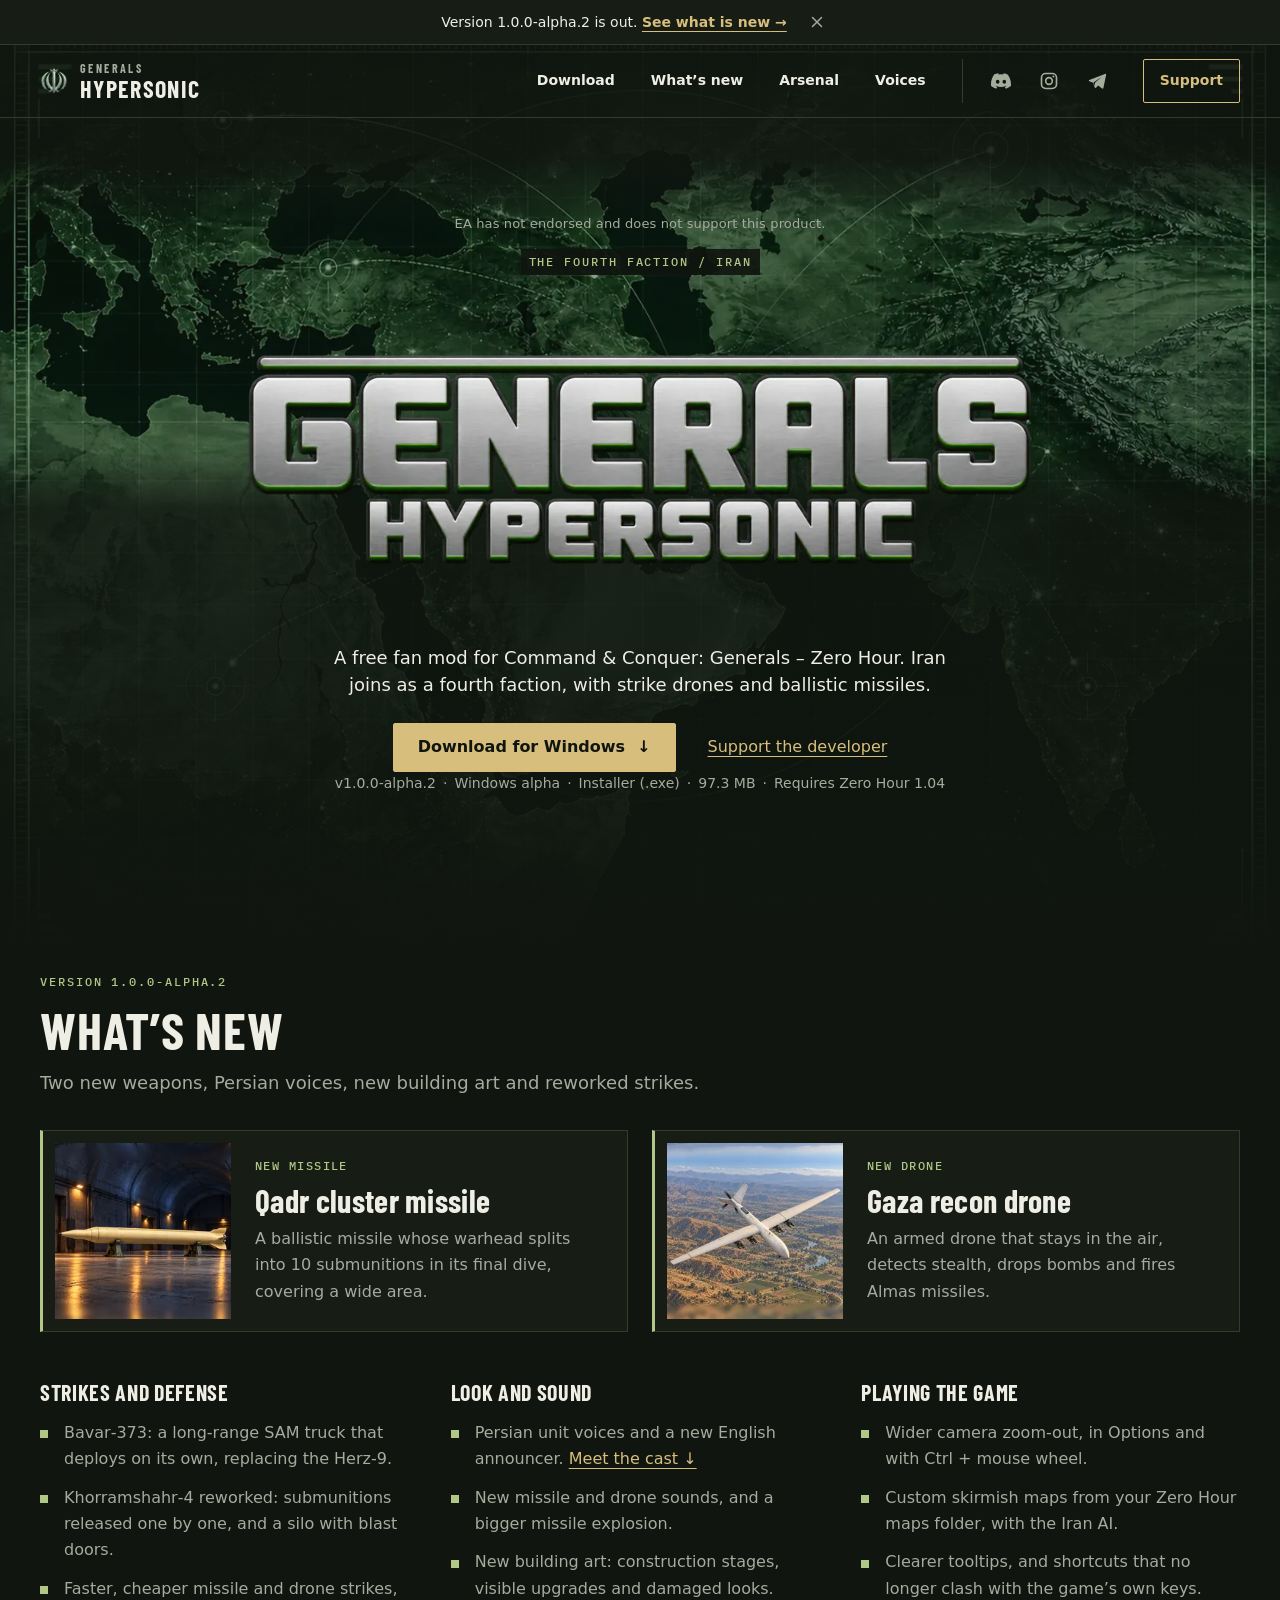
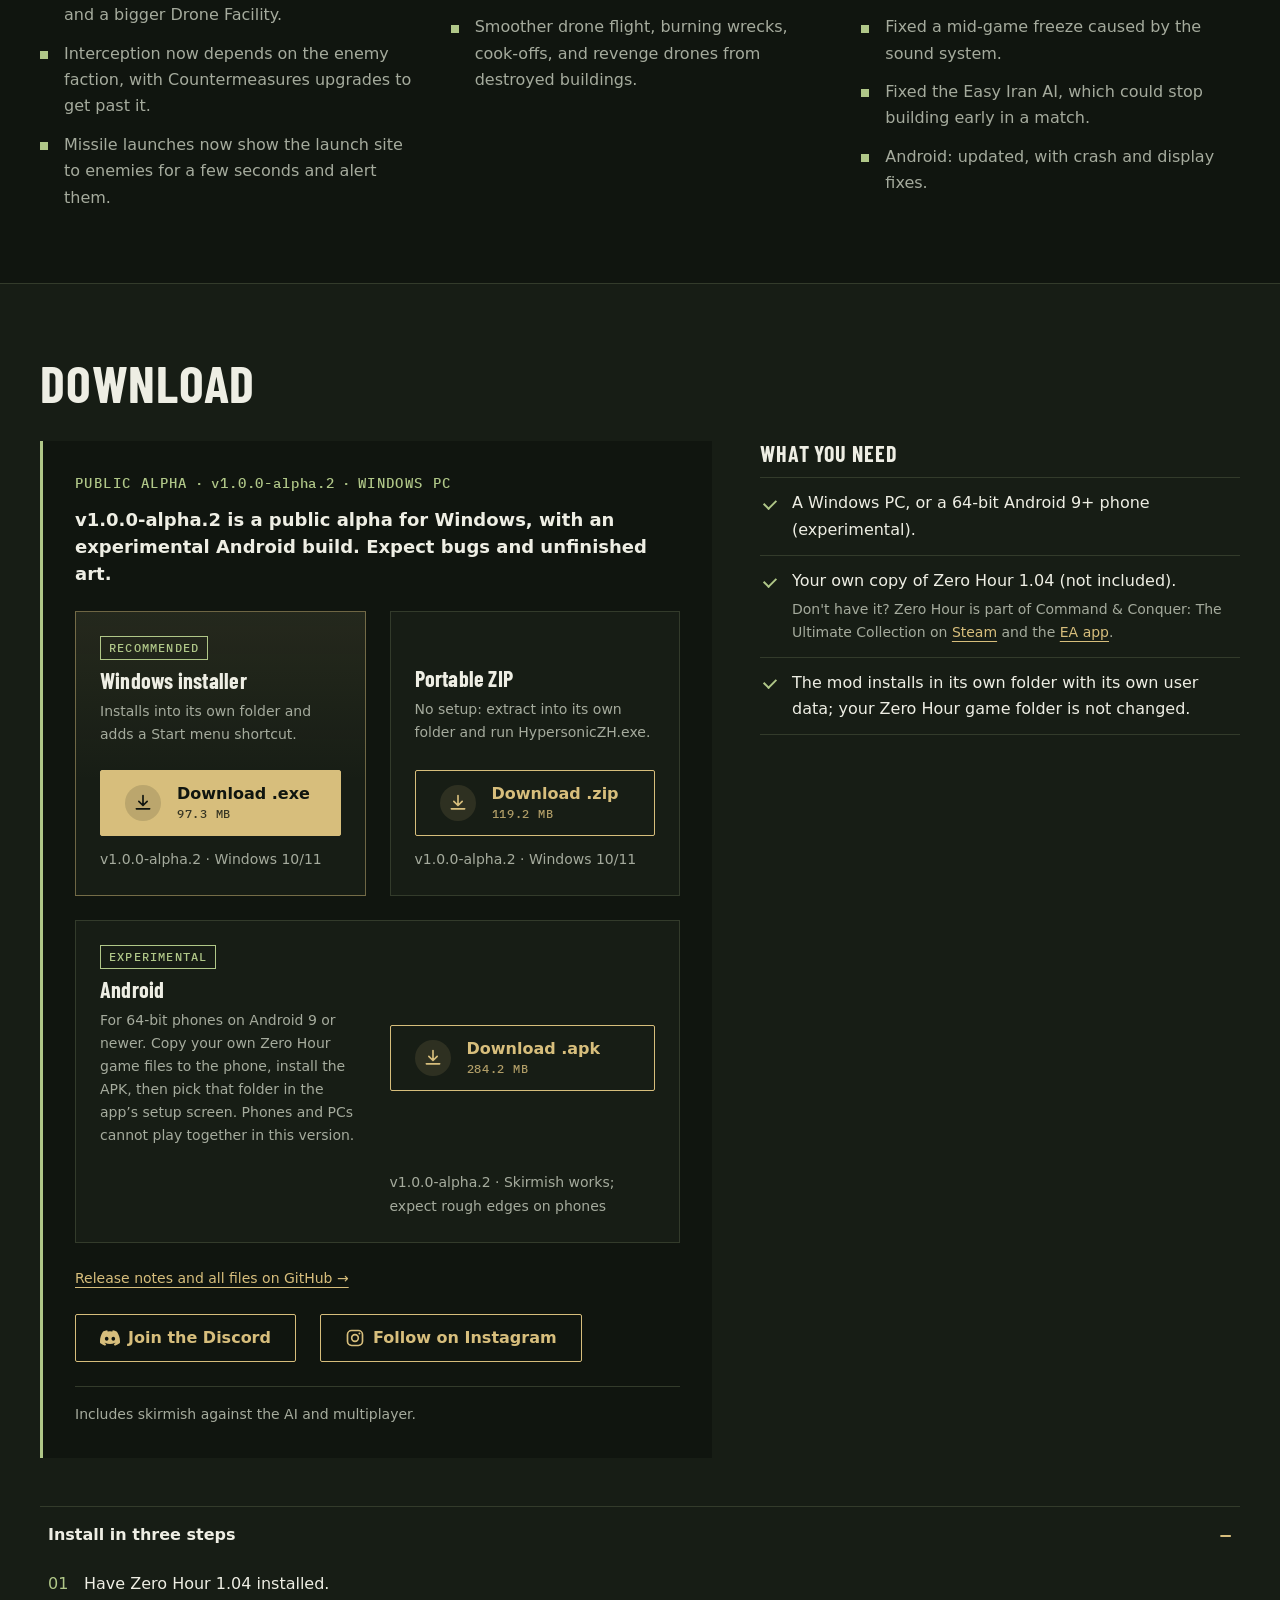
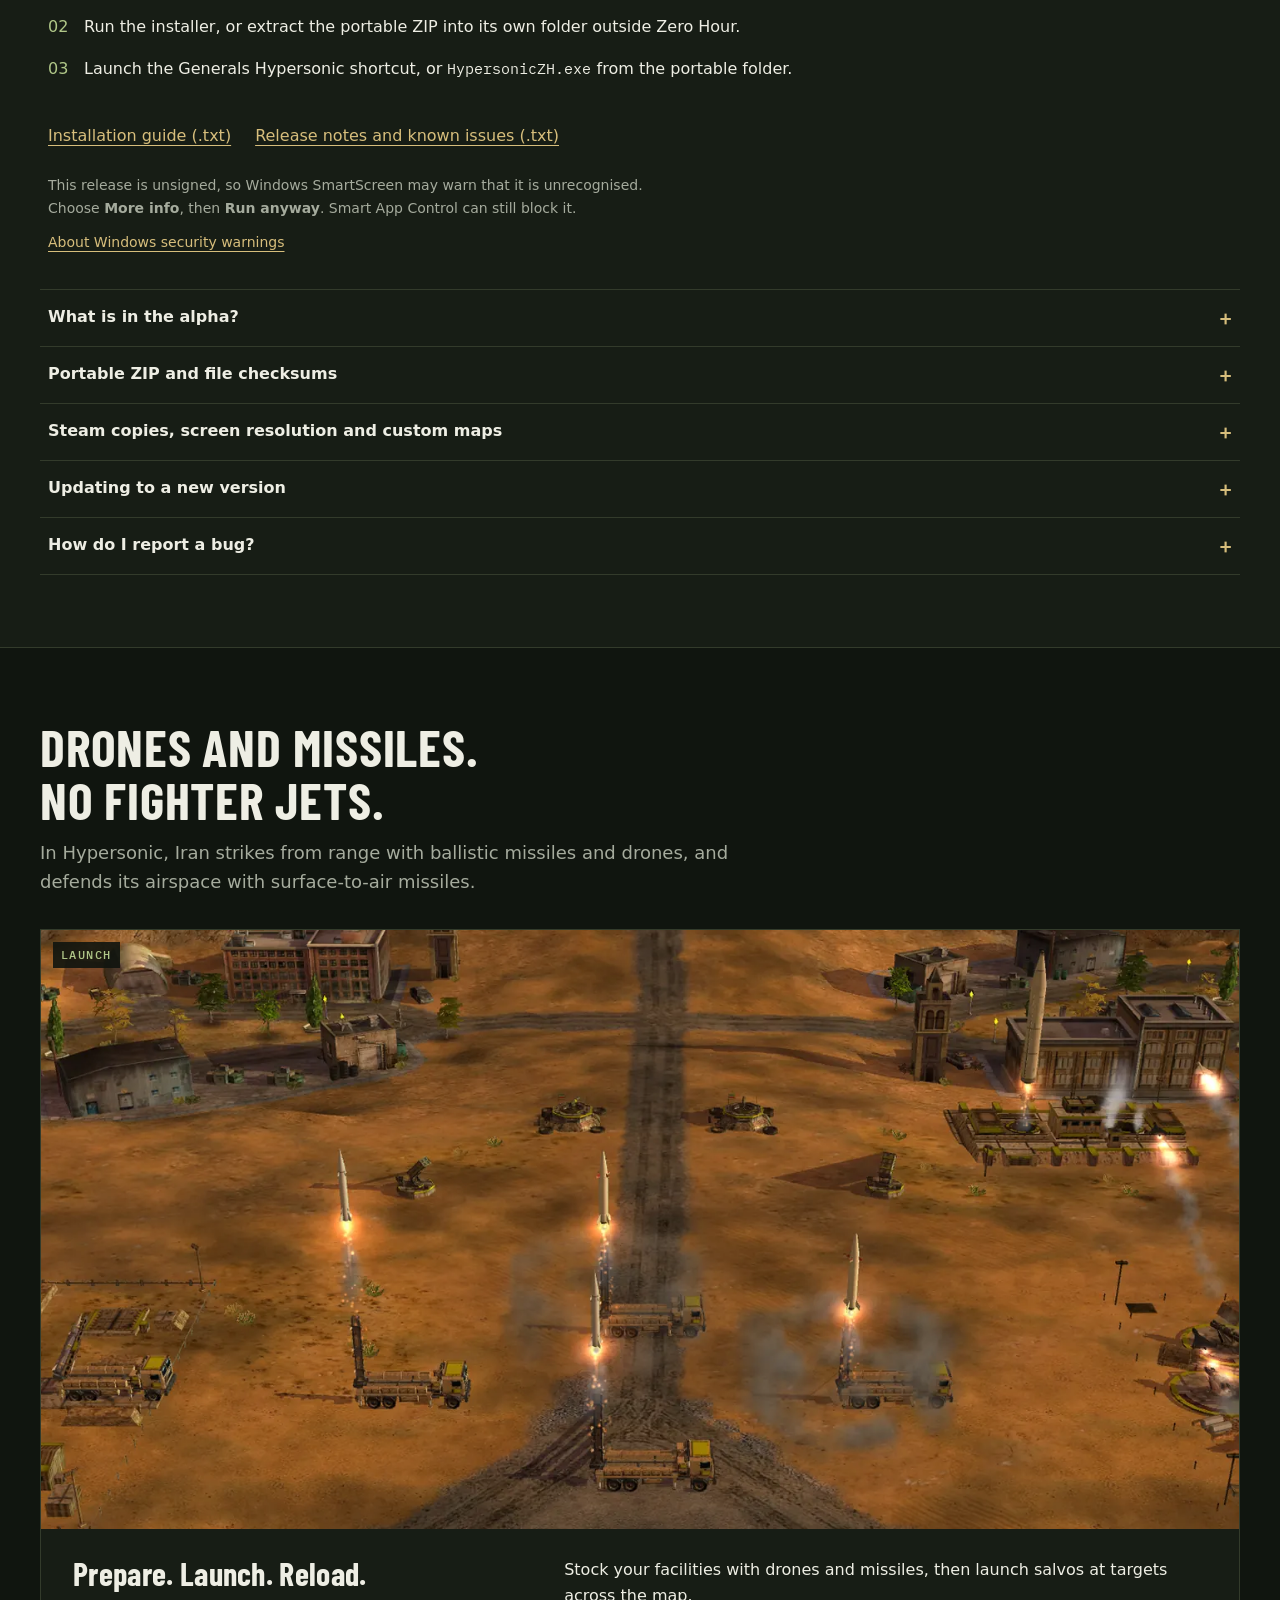
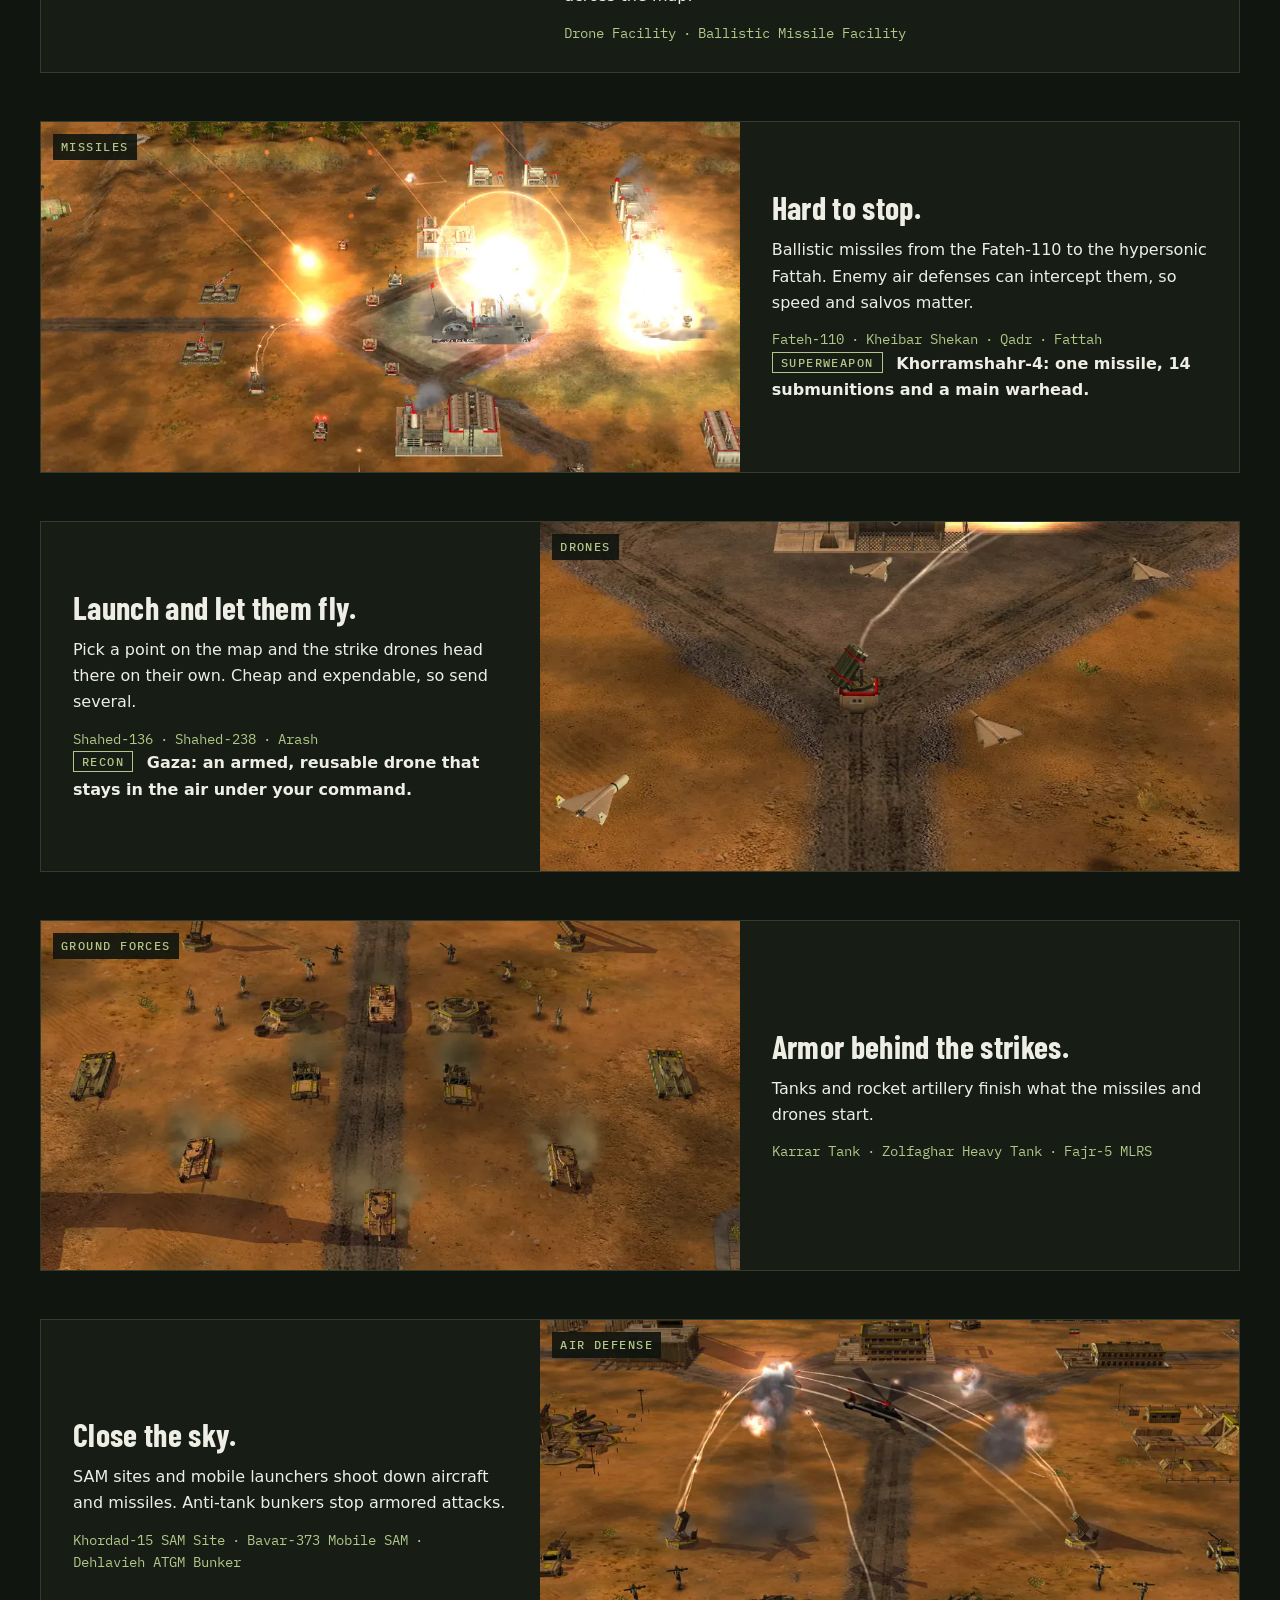
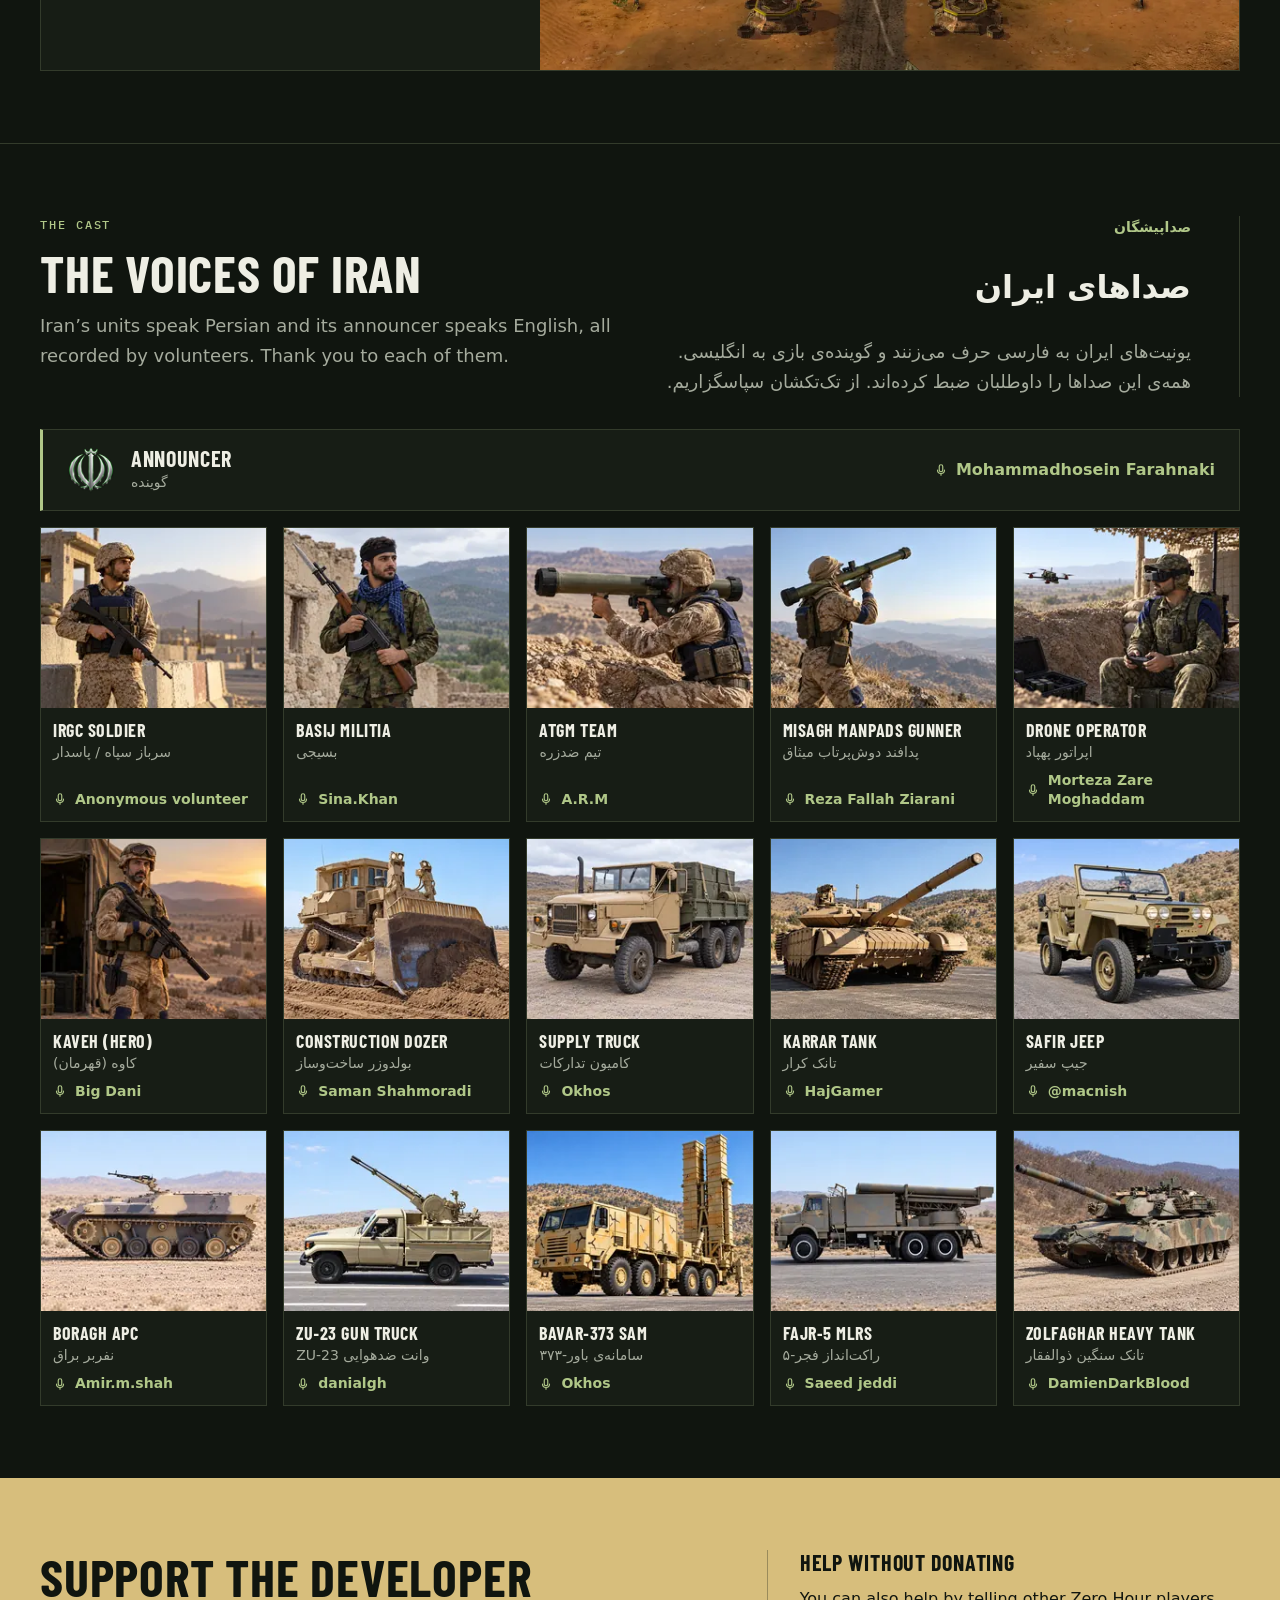
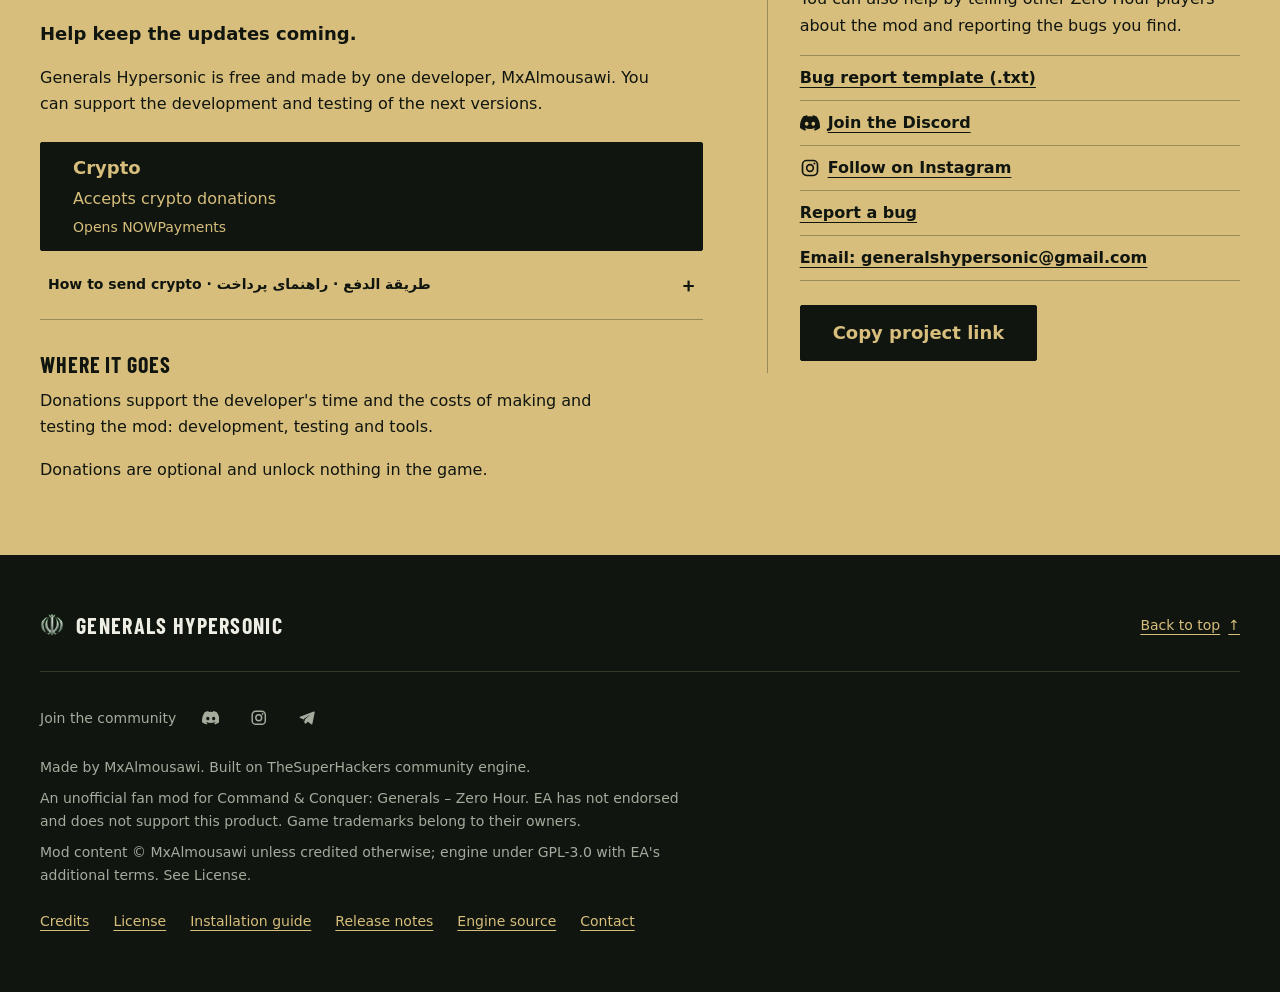
<file: index.html>
<!doctype html>
<html lang="en">
<head>
  <meta charset="utf-8">
  <meta name="viewport" content="width=device-width, initial-scale=1, viewport-fit=cover">
  <meta name="description" content="A free fan mod for Command &amp; Conquer: Generals – Zero Hour. Iran joins as a fourth faction, with strike drones and ballistic missiles. Public Windows alpha; requires your own Zero Hour 1.04.">
  <meta name="color-scheme" content="dark">
  <title>Generals Hypersonic – Iran faction mod for Zero Hour</title>
  <link rel="canonical" href="https://mxalmousawi.github.io/generals-hypersonic-site/">
  <meta property="og:type" content="website">
  <meta property="og:site_name" content="Generals Hypersonic">
  <meta property="og:title" content="Generals Hypersonic – Iran faction mod for Zero Hour">
  <meta property="og:description" content="A free fan mod for Command &amp; Conquer: Generals – Zero Hour. Iran joins as a fourth faction, with strike drones and ballistic missiles.">
  <meta property="og:url" content="https://mxalmousawi.github.io/generals-hypersonic-site/">
  <meta property="og:image" content="https://mxalmousawi.github.io/generals-hypersonic-site/assets/generated/og-image.jpg">
  <meta property="og:image:width" content="1200">
  <meta property="og:image:height" content="630">
  <meta property="og:image:alt" content="Gameplay screenshot: missiles strike an enemy base, with bright explosions among the buildings.">
  <meta name="twitter:card" content="summary_large_image">
  <meta name="twitter:title" content="Generals Hypersonic – Iran faction mod for Zero Hour">
  <meta name="twitter:description" content="A free fan mod for Command &amp; Conquer: Generals – Zero Hour. Iran joins as a fourth faction, with strike drones and ballistic missiles.">
  <meta name="twitter:image" content="https://mxalmousawi.github.io/generals-hypersonic-site/assets/generated/og-image.jpg">
  <meta name="twitter:image:alt" content="Gameplay screenshot: missiles strike an enemy base, with bright explosions among the buildings.">
  <meta name="theme-color" content="#10150f">
  <link rel="icon" href="assets/generated/favicon.ico" sizes="any">
  <link rel="icon" type="image/png" sizes="32x32" href="assets/generated/iran-emblem-32.png">
  <link rel="icon" type="image/png" sizes="192x192" href="assets/generated/iran-emblem-192.png">
  <link rel="apple-touch-icon" href="assets/generated/apple-touch-icon.png">
  <script type="application/ld+json">{"@context":"https://schema.org","@type":"WebSite","name":"Generals Hypersonic","alternateName":"Hypersonic","url":"https://mxalmousawi.github.io/generals-hypersonic-site/"}</script>
  <link rel="preload" as="image" type="image/webp" imagesrcset="assets/generated/title-logo-480.webp 480w, assets/generated/title-logo-960.webp 960w, assets/generated/title-logo-1600.webp 1600w" imagesizes="(min-width: 864px) 800px, (min-width: 768px) calc(100vw - 64px), calc(100vw - 40px)" fetchpriority="high">
  <link rel="stylesheet" href="style.css">
  <script src="config.js"></script><!-- not deferred: the announcement bar below is decided before the first paint -->
  <script defer src="app.js"></script>
</head>
<body id="top">
  <a class="skip-link" href="#main">Skip to content</a>
  <div class="hero-backdrop" aria-hidden="true">
    <picture><source media="(max-width: 767px)" srcset="assets/generated/operations-map-768.webp"><img src="assets/generated/operations-map-1600.webp" width="1600" height="688" alt="" fetchpriority="high" decoding="async"></picture>
  </div>
  <!-- announce:start  Top announcement bar, shown by the script below (no JavaScript = no bar). Switch it off or start
       a new campaign (a new id shows it again to everyone) in config.js `announcement`. -->
  <section class="announce" id="announce" aria-label="Announcement" hidden>
    <div class="wrap announce-inner">
      <p><span id="announce-text"></span> <a id="announce-link" href="#new"><span id="announce-link-text">Read more</span> <span aria-hidden="true">→</span></a></p>
      <button class="announce-close" id="announce-close" type="button" aria-label="Dismiss announcement"><svg viewBox="0 0 24 24" aria-hidden="true"><path d="m6 6 12 12M18 6 6 18" fill="none" stroke="currentColor" stroke-width="2" stroke-linecap="round"/></svg></button>
    </div>
  </section>
  <script>
    /* Runs before the first paint, so the page does not jump. Shown when switched on, with a valid campaign id, link
       and text (config `announcement`), and not closed before in this browser. */
    (function () {
      try {
        var config = window.HYPERSONIC_CONFIG || {}, notice = config.announcement || {};
        var key = 'hypersonic.announce.' + notice.id;
        if (notice.enabled !== true || !/^[\w-]{1,40}$/.test(notice.id || '') || !/^#[A-Za-z][\w-]*$/.test(notice.href || '') || !notice.text) return;
        try { if (localStorage.getItem(key)) return; } catch (error) { /* storage blocked: show it */ }
        var bar = document.getElementById('announce'), root = document.documentElement;
        document.getElementById('announce-text').textContent = notice.text;
        document.getElementById('announce-link-text').textContent = notice.linkText || 'Read more';
        document.getElementById('announce-link').href = notice.href;
        bar.hidden = false;
        root.style.setProperty('--announce-height', Math.ceil(bar.getBoundingClientRect().height) + 'px');
        document.getElementById('announce-close').addEventListener('click', function () {
          var hadFocus = bar.contains(document.activeElement);
          try { localStorage.setItem(key, '1'); } catch (error) { /* closed for this page view */ }
          bar.remove();
          root.style.setProperty('--announce-height', '0px');
          if (hadFocus) document.querySelector('.site-header .brand').focus({ preventScroll: true });
          dispatchEvent(new Event('resize'));
        });
      } catch (error) { /* no bar */ }
    })();
  </script>
  <!-- announce:end -->
  <header class="site-header">
    <div class="wrap header-inner">
      <a class="brand" href="#top"><img src="assets/generated/iran-emblem-64.png" srcset="assets/generated/iran-emblem-32.png 32w, assets/generated/iran-emblem-64.png 64w, assets/generated/iran-emblem-128.png 128w" sizes="28px" width="28" height="28" alt=""><span><span class="brand-kicker">Generals</span>Hypersonic</span></a>
      <button class="menu-toggle" type="button" aria-expanded="false" aria-controls="main-nav" aria-label="Menu" hidden><span class="menu-label">Menu</span> <svg viewBox="0 0 20 20" aria-hidden="true"><path d="M3 6h14M3 10h14M3 14h14" fill="none" stroke="currentColor" stroke-width="1.5"/></svg></button>
      <nav id="main-nav" aria-label="Main navigation"><a href="#download">Download</a><a href="#new">What’s new</a><a href="#arsenal">Arsenal</a><a href="#voices">Voices</a></nav>
      <div class="social-links header-social" id="header-social" role="group" aria-label="Community" hidden></div>
      <a class="nav-support" href="#support">Support</a>
    </div>
  </header>
  <main id="main">
    <section class="hero" aria-labelledby="site-title">
      <div class="wrap hero-content">
        <p class="ea-statement">EA has not endorsed and does not support this product.</p>
        <p class="eyebrow">The fourth faction / Iran</p>
        <h1 id="site-title"><span class="sr-only">Generals Hypersonic</span><picture class="title-picture" data-wordmark="Generals Hypersonic"><source type="image/webp" srcset="assets/generated/title-logo-480.webp 480w, assets/generated/title-logo-960.webp 960w, assets/generated/title-logo-1600.webp 1600w" sizes="(min-width: 864px) 800px, (min-width: 768px) calc(100vw - 64px), calc(100vw - 40px)"><img id="title-art" src="assets/generated/title-logo-960.png" srcset="assets/generated/title-logo-480.png 480w, assets/generated/title-logo-960.png 960w, assets/generated/title-logo-1600.png 1600w" sizes="(min-width: 864px) 800px, (min-width: 768px) calc(100vw - 64px), calc(100vw - 40px)" width="1600" height="688" alt="" fetchpriority="high" decoding="async"></picture><span id="title-fallback" hidden aria-hidden="true">Generals Hypersonic</span></h1>
        <p class="hero-pitch">A free fan mod for Command &amp; Conquer: Generals – Zero&nbsp;Hour. Iran joins as a fourth faction, with strike drones and ballistic missiles.</p>
        <div class="hero-actions"><a class="button primary" data-release-cta href="#download">Download <span aria-hidden="true">↓</span></a><a class="quiet-link" href="#support">Support the developer</a></div>
        <p class="hero-meta sep" id="hero-release"><span>v1.0.0-alpha.2</span><span>Windows alpha</span><span>Requires Zero&nbsp;Hour&nbsp;1.04</span></p>
      </div>
    </section>

    <!-- whats-new:start  Update this block with each release. -->
    <section class="section new" id="new" aria-labelledby="new-title">
      <div class="wrap">
        <div class="section-heading"><p class="kicker">Version 1.0.0-alpha.2</p><h2 id="new-title">What’s new</h2><p>Two new weapons, Persian voices, new building art and reworked strikes.</p></div>
        <div class="new-features">
          <article class="new-feature"><img src="assets/generated/new-qadr-480.webp" srcset="assets/generated/new-qadr-240.webp 240w, assets/generated/new-qadr-480.webp 480w" sizes="(max-width: 559px) 112px, 176px" width="480" height="480" loading="lazy" decoding="async" alt=""><div><p class="new-tag">New missile</p><h3>Qadr cluster missile</h3><p>A ballistic missile whose warhead splits into 10 submunitions in its final dive, covering a wide area.</p></div></article>
          <article class="new-feature"><img src="assets/generated/new-gaza-480.webp" srcset="assets/generated/new-gaza-240.webp 240w, assets/generated/new-gaza-480.webp 480w" sizes="(max-width: 559px) 112px, 176px" width="480" height="480" loading="lazy" decoding="async" alt=""><div><p class="new-tag">New drone</p><h3>Gaza recon drone</h3><p>An armed drone that stays in the air, detects stealth, drops bombs and fires Almas missiles.</p></div></article>
        </div>
        <div class="new-groups">
          <div class="new-group"><h3>Strikes and defense</h3><ul class="new-list">
            <li>Bavar&#8209;373: a long-range SAM truck that deploys on its own, replacing the Herz&#8209;9.</li>
            <li>Khorramshahr&#8209;4 reworked: submunitions released one by one, and a silo with blast doors.</li>
            <li>Faster, cheaper missile and drone strikes, and a bigger Drone Facility.</li>
            <li>Interception now depends on the enemy faction, with Countermeasures upgrades to get past it.</li>
            <li>Missile launches now show the launch site to enemies for a few seconds and alert them.</li>
          </ul></div>
          <div class="new-group"><h3>Look and sound</h3><ul class="new-list">
            <li>Persian unit voices and a new English announcer. <a href="#voices">Meet the cast <span aria-hidden="true">↓</span></a></li>
            <li>New missile and drone sounds, and a bigger missile explosion.</li>
            <li>New building art: construction stages, visible upgrades and damaged looks.</li>
            <li>Smoother drone flight, burning wrecks, cook-offs, and revenge drones from destroyed buildings.</li>
          </ul></div>
          <div class="new-group"><h3>Playing the game</h3><ul class="new-list">
            <li>Wider camera zoom-out, in Options and with Ctrl + mouse wheel.</li>
            <li>Custom skirmish maps from your Zero&nbsp;Hour maps folder, with the Iran AI.</li>
            <li>Clearer tooltips, and shortcuts that no longer clash with the game’s own keys.</li>
            <li>Fixed a mid-game freeze caused by the sound system.</li>
            <li>Fixed the Easy Iran AI, which could stop building early in a match.</li>
            <li>Android: updated, with crash and display fixes.</li>
          </ul></div>
        </div>
      </div>
    </section>
    <!-- whats-new:end -->

    <section class="section download" id="download" aria-labelledby="download-title">
      <div class="wrap">
        <h2 id="download-title">Download</h2>
        <div class="download-grid">
        <div class="status-card" id="status-card">
          <p class="status-label sep" id="status-label"><span>Public alpha</span><span class="version">v1.0.0-alpha.2</span><span>Windows PC</span></p>
          <p class="status-lead" id="release-banner">v1.0.0-alpha.2 is a public alpha for Windows, with an experimental Android build. Expect bugs and unfinished art.</p>
          <p class="status-next" id="status-next" hidden></p>
                    <div id="public-packages" class="packages" hidden></div>
          <div id="tester-routes" class="routes" hidden></div>
          <noscript><p class="status-next">JavaScript is off: get the files from the <a href="https://github.com/MxAlmousawi/generals-hypersonic-site/releases/latest">GitHub release page</a>.</p></noscript>
          <div id="request-feedback" class="request-feedback" hidden><p id="request-status" role="status" aria-live="polite"></p><div id="request-links"></div></div>
          <p class="status-foot" id="status-foot">Includes skirmish against the AI and multiplayer.</p>
        </div>

        <div class="requirements">
          <h3>What you need</h3>
          <ul>
            <li>A Windows PC, or a 64-bit Android&nbsp;9+ phone (experimental).</li>
            <li>Your own copy of Zero&nbsp;Hour&nbsp;1.04 (not included). <span id="store-help">Don't have it? Zero&nbsp;Hour is part of Command &amp; Conquer: The Ultimate Collection on <a id="store-steam" href="https://store.steampowered.com/bundle/39394/Command_Conquer_The_Ultimate_Collection/">Steam</a> and the <a id="store-ea" href="https://www.ea.com/games/command-and-conquer/command-and-conquer-the-ultimate-collection">EA app</a>.</span></li>
            <li>The mod installs in its own folder with its own user data; your Zero&nbsp;Hour game folder is not changed.</li>
          </ul>
        </div>
        </div>

        <div class="help">
          <details class="install" id="install"><summary id="install-summary">Install in three steps</summary><div class="detail-body">
            <ol class="steps"><li>Have Zero&nbsp;Hour&nbsp;1.04 installed.</li><li id="setup-two">Run the installer, or extract the portable ZIP into its own folder outside Zero&nbsp;Hour.</li><li id="setup-three">Launch the Generals Hypersonic shortcut, or <code>HypersonicZH.exe</code> from the portable folder.</li></ol>
            <p class="local-links"><a href="installation-guide.txt">Installation guide (.txt)</a><a href="release-notes.txt">Release notes and known issues (.txt)</a></p>
            <p id="signing-note" hidden>This release is unsigned, so Windows SmartScreen may warn that it is unrecognised. Choose <strong>More info</strong>, then <strong>Run anyway</strong>. Smart App Control can still block it. <a href="https://learn.microsoft.com/en-us/windows/apps/package-and-deploy/smartscreen-reputation">About Windows security warnings</a></p>
          </div></details>
          <details><summary>What is in the alpha?</summary><div class="detail-body"><p>This alpha includes skirmish against the AI and multiplayer. Expect bugs, unfinished art and balance changes. Multiplayer requires everyone to use the same mod and engine build. Phones and PCs cannot play together in this version. Campaign missions and Generals Challenge are not included.</p></div></details>
          <details><summary>Portable ZIP and file checksums</summary><div class="detail-body"><p>Extract the ZIP into its own folder, outside your Zero&nbsp;Hour folder, and run <code>HypersonicZH.exe</code>. If the game is not found, follow the <a href="installation-guide.txt">portable setup instructions</a>.</p><div id="file-verification"><p>Checksums will accompany the release packages.</p></div></div></details>
          <details><summary>Steam copies, screen resolution and custom maps</summary><div class="detail-body"><p><strong>Steam:</strong> Steam copies of Zero&nbsp;Hour work. The installer finds Zero&nbsp;Hour in your Steam library, also on other drives. If it does not, select the folder that contains <code>INIZH.big</code>.</p><p><strong>Screen resolution:</strong> in the game open Options, pick your screen size under Resolution (for example 1920×1080) and choose Accept. Or, with the game closed, edit <code>Documents\Generals Hypersonic Data\Options.ini</code> and set a line like <code>Resolution = 1280 720</code>. If the game runs slowly, use a smaller resolution and set Detail to Low.</p><p><strong>Camera:</strong> The camera zooms out much further than in Zero&nbsp;Hour, so you can follow missiles and drones across the map. Pick the distance under Camera Zoom-Out in Options, or hold Ctrl and use the mouse wheel.</p><p><strong>Custom maps:</strong> Skirmish maps in your normal Zero&nbsp;Hour maps folder (<code>Documents\Command and Conquer Generals Zero Hour Data\Maps</code>) are read automatically, and the Iran AI plays on them too.</p></div></details>
          <details><summary>Updating to a new version</summary><div class="detail-body"><p><strong>Installer:</strong> run the new setup. It installs over the old version and removes files the new version no longer uses; there is no need to uninstall first. Close the game before you start.</p><p><strong>Portable ZIP:</strong> delete the old mod folder (never your Zero&nbsp;Hour folder) and extract the new ZIP in its place.</p><p>Saved games and replays from an older version do not work in a new version, and online or LAN games need the same version for every player. Your options are kept.</p></div></details>
          <details><summary>How do I report a bug?</summary><div class="detail-body"><p>Include your mod version, the steps to reproduce the problem, what happened and what you expected. Add the map, factions and AI difficulty, if they apply. Attach a replay if you have one and, after a crash or freeze, <code>ReleaseCrashInfo.txt</code> and the <code>Logs</code> folder from <code>Documents\Generals Hypersonic Data</code>.</p><p><a href="bug-report-template.txt">Bug report template (.txt)</a><span id="help-bug-link"></span></p><p id="bug-helper">Use the template to prepare your report. A submission link is not available on this site yet.</p></div></details>
        </div>
      </div>
    </section>

    <section class="section arsenal" id="arsenal" aria-labelledby="arsenal-title">
      <div class="wrap">
        <div class="section-heading"><h2 id="arsenal-title">Drones and missiles. No fighter jets.</h2><p>In Hypersonic, Iran strikes from range with ballistic missiles and drones, and defends its airspace with surface-to-air missiles.</p></div>
        <div class="scenes">
          <article class="scene launch" data-scene="launch" aria-labelledby="scene-launch">
            <div class="scene-frame"><a class="scene-view" href="assets/generated/showcase_launch-full-1920.webp" data-slot="launch" aria-label="View larger image: Prepare. Launch. Reload.">
              <div class="capture" data-nosnippet><!-- asset:launch --><picture data-full="assets/generated/showcase_launch-full-1440.webp 1440w, assets/generated/showcase_launch-full-1920.webp 1920w"><source media="(max-width: 767px)" type="image/webp" srcset="assets/generated/showcase_launch-phone-480.webp 480w, assets/generated/showcase_launch-phone-960.webp 960w" sizes="calc(100vw - 40px)"><source media="(max-width: 767px)" type="image/jpeg" srcset="assets/generated/showcase_launch-phone-480.jpg 480w, assets/generated/showcase_launch-phone-960.jpg 960w" sizes="calc(100vw - 40px)"><source type="image/webp" srcset="assets/generated/showcase_launch-wide-960.webp 960w, assets/generated/showcase_launch-wide-1440.webp 1440w, assets/generated/showcase_launch-wide-1520.webp 1520w" sizes="(min-width: 1264px) 1200px, calc(100vw - 64px)"><img src="assets/generated/showcase_launch-wide-960.jpg" srcset="assets/generated/showcase_launch-wide-960.jpg 960w, assets/generated/showcase_launch-wide-1440.jpg 1440w, assets/generated/showcase_launch-wide-1520.jpg 1520w" sizes="(min-width: 1264px) 1200px, calc(100vw - 64px)" width="1520" height="760" loading="lazy" decoding="async" alt="Gameplay screenshot: four truck-mounted launchers on a desert base fire ballistic missiles straight up, trailing smoke."></picture><!-- /asset:launch --><span class="category">Launch</span><span class="view-icon" aria-hidden="true"><svg viewBox="0 0 16 16" width="16" height="16"><path d="M9.5 2.5h4v4M13.5 2.5 9 7M6.5 13.5h-4v-4M2.5 13.5 7 9" fill="none" stroke="currentColor" stroke-width="1.5"/></svg></span></div>
            </a></div>
            <div class="briefing"><h3 id="scene-launch">Prepare. Launch. Reload.</h3><div class="briefing-text"><p>Stock your facilities with drones and missiles, then launch salvos at targets across the map.</p><ul class="names sep"><li>Drone&nbsp;Facility</li><li>Ballistic&nbsp;Missile&nbsp;Facility</li></ul></div></div>
          </article>
          <article class="scene row" data-scene="missiles" aria-labelledby="scene-missiles">
            <div class="scene-frame"><a class="scene-view" href="assets/generated/showcase_missiles-full-1920.webp" data-slot="missiles" aria-label="View larger image: Hard to stop.">
              <div class="capture" data-nosnippet><!-- asset:missiles --><picture data-full="assets/generated/showcase_missiles-full-1440.webp 1440w, assets/generated/showcase_missiles-full-1920.webp 1920w"><source media="(max-width: 767px)" type="image/webp" srcset="assets/generated/showcase_missiles-phone-480.webp 480w, assets/generated/showcase_missiles-phone-960.webp 960w" sizes="calc(100vw - 40px)"><source media="(max-width: 767px)" type="image/jpeg" srcset="assets/generated/showcase_missiles-phone-480.jpg 480w, assets/generated/showcase_missiles-phone-960.jpg 960w" sizes="calc(100vw - 40px)"><source type="image/webp" srcset="assets/generated/showcase_missiles-wide-960.webp 960w, assets/generated/showcase_missiles-wide-1440.webp 1440w" sizes="(min-width: 1264px) 700px, (min-width: 1024px) calc((100vw - 64px) * 7 / 12), calc(100vw - 64px)"><img src="assets/generated/showcase_missiles-wide-960.jpg" srcset="assets/generated/showcase_missiles-wide-960.jpg 960w, assets/generated/showcase_missiles-wide-1440.jpg 1440w" sizes="(min-width: 1264px) 700px, (min-width: 1024px) calc((100vw - 64px) * 7 / 12), calc(100vw - 64px)" width="1440" height="720" loading="lazy" decoding="async" alt="Gameplay screenshot: missiles strike an enemy base, with two bright explosions among the buildings and tracer lines crossing the sky."></picture><!-- /asset:missiles --><span class="category">Missiles</span><span class="view-icon" aria-hidden="true"><svg viewBox="0 0 16 16" width="16" height="16"><path d="M9.5 2.5h4v4M13.5 2.5 9 7M6.5 13.5h-4v-4M2.5 13.5 7 9" fill="none" stroke="currentColor" stroke-width="1.5"/></svg></span></div>
            </a></div>
            <div class="briefing"><h3 id="scene-missiles">Hard to stop.</h3><p>Ballistic missiles from the Fateh-110 to the hypersonic Fattah. Enemy air defenses can intercept them, so speed and salvos matter.</p><ul class="names sep"><li>Fateh&#8209;110</li><li>Kheibar&nbsp;Shekan</li><li>Qadr</li><li>Fattah</li></ul><p class="hook"><span class="hook-label">Superweapon</span> Khorramshahr&#8209;4: one missile, 14 submunitions and a main warhead.</p></div>
          </article>
          <article class="scene row reverse" data-scene="drones" aria-labelledby="scene-drones">
            <div class="scene-frame"><a class="scene-view" href="assets/generated/showcase_drones-full-1920.webp" data-slot="drones" aria-label="View larger image: Launch and let them fly.">
              <div class="capture" data-nosnippet><!-- asset:drones --><picture data-full="assets/generated/showcase_drones-full-1440.webp 1440w, assets/generated/showcase_drones-full-1920.webp 1920w"><source media="(max-width: 767px)" type="image/webp" srcset="assets/generated/showcase_drones-phone-480.webp 480w, assets/generated/showcase_drones-phone-887.webp 887w" sizes="calc(100vw - 40px)"><source media="(max-width: 767px)" type="image/jpeg" srcset="assets/generated/showcase_drones-phone-480.jpg 480w, assets/generated/showcase_drones-phone-887.jpg 887w" sizes="calc(100vw - 40px)"><source type="image/webp" srcset="assets/generated/showcase_drones-wide-960.webp 960w, assets/generated/showcase_drones-wide-1350.webp 1350w" sizes="(min-width: 1264px) 700px, (min-width: 1024px) calc((100vw - 64px) * 7 / 12), calc(100vw - 64px)"><img src="assets/generated/showcase_drones-wide-960.jpg" srcset="assets/generated/showcase_drones-wide-960.jpg 960w, assets/generated/showcase_drones-wide-1350.jpg 1350w" sizes="(min-width: 1264px) 700px, (min-width: 1024px) calc((100vw - 64px) * 7 / 12), calc(100vw - 64px)" width="1350" height="675" loading="lazy" decoding="async" alt="Gameplay screenshot: delta-wing strike drones fly over a desert crossroads while a launcher at the junction fires toward a burning enemy building."></picture><!-- /asset:drones --><span class="category">Drones</span><span class="view-icon" aria-hidden="true"><svg viewBox="0 0 16 16" width="16" height="16"><path d="M9.5 2.5h4v4M13.5 2.5 9 7M6.5 13.5h-4v-4M2.5 13.5 7 9" fill="none" stroke="currentColor" stroke-width="1.5"/></svg></span></div>
            </a></div>
            <div class="briefing"><h3 id="scene-drones">Launch and let them fly.</h3><p>Pick a point on the map and the strike drones head there on their own. Cheap and expendable, so send several.</p><ul class="names sep"><li>Shahed&#8209;136</li><li>Shahed&#8209;238</li><li>Arash</li></ul><p class="hook"><span class="hook-label">Recon</span> Gaza: an armed, reusable drone that stays in the air under your command.</p></div>
          </article>
          <article class="scene row" data-scene="ground" aria-labelledby="scene-ground">
            <div class="scene-frame"><a class="scene-view" href="assets/generated/showcase_ground-full-1920.webp" data-slot="ground" aria-label="View larger image: Armor behind the strikes.">
              <div class="capture" data-nosnippet><!-- asset:ground --><picture data-full="assets/generated/showcase_ground-full-1440.webp 1440w, assets/generated/showcase_ground-full-1920.webp 1920w"><source media="(max-width: 767px)" type="image/webp" srcset="assets/generated/showcase_ground-phone-480.webp 480w, assets/generated/showcase_ground-phone-840.webp 840w" sizes="calc(100vw - 40px)"><source media="(max-width: 767px)" type="image/jpeg" srcset="assets/generated/showcase_ground-phone-480.jpg 480w, assets/generated/showcase_ground-phone-840.jpg 840w" sizes="calc(100vw - 40px)"><source type="image/webp" srcset="assets/generated/showcase_ground-wide-960.webp 960w, assets/generated/showcase_ground-wide-1260.webp 1260w" sizes="(min-width: 1264px) 700px, (min-width: 1024px) calc((100vw - 64px) * 7 / 12), calc(100vw - 64px)"><img src="assets/generated/showcase_ground-wide-960.jpg" srcset="assets/generated/showcase_ground-wide-960.jpg 960w, assets/generated/showcase_ground-wide-1260.jpg 1260w" sizes="(min-width: 1264px) 700px, (min-width: 1024px) calc((100vw - 64px) * 7 / 12), calc(100vw - 64px)" width="1260" height="630" loading="lazy" decoding="async" alt="Gameplay screenshot: tanks, armored vehicles and infantry stand in formation on both sides of a desert road, with rocket launchers behind them."></picture><!-- /asset:ground --><span class="category">Ground forces</span><span class="view-icon" aria-hidden="true"><svg viewBox="0 0 16 16" width="16" height="16"><path d="M9.5 2.5h4v4M13.5 2.5 9 7M6.5 13.5h-4v-4M2.5 13.5 7 9" fill="none" stroke="currentColor" stroke-width="1.5"/></svg></span></div>
            </a></div>
            <div class="briefing"><h3 id="scene-ground">Armor behind the strikes.</h3><p>Tanks and rocket artillery finish what the missiles and drones start.</p><ul class="names sep"><li>Karrar&nbsp;Tank</li><li>Zolfaghar&nbsp;Heavy&nbsp;Tank</li><li>Fajr&#8209;5&nbsp;MLRS</li></ul></div>
          </article>
          <article class="scene row reverse" data-scene="defense" aria-labelledby="scene-defense">
            <div class="scene-frame"><a class="scene-view" href="assets/generated/showcase_defense-full-1920.webp" data-slot="defense" aria-label="View larger image: Close the sky.">
              <div class="capture" data-nosnippet><!-- asset:defense --><picture data-full="assets/generated/showcase_defense-full-1440.webp 1440w, assets/generated/showcase_defense-full-1920.webp 1920w"><source media="(max-width: 767px)" type="image/webp" srcset="assets/generated/showcase_defense-phone-480.webp 480w, assets/generated/showcase_defense-phone-960.webp 960w" sizes="calc(100vw - 40px)"><source media="(max-width: 767px)" type="image/jpeg" srcset="assets/generated/showcase_defense-phone-480.jpg 480w, assets/generated/showcase_defense-phone-960.jpg 960w" sizes="calc(100vw - 40px)"><source type="image/webp" srcset="assets/generated/showcase_defense-wide-960.webp 960w, assets/generated/showcase_defense-wide-1440.webp 1440w" sizes="(min-width: 1264px) 700px, (min-width: 1024px) calc((100vw - 64px) * 7 / 12), calc(100vw - 64px)"><img src="assets/generated/showcase_defense-wide-960.jpg" srcset="assets/generated/showcase_defense-wide-960.jpg 960w, assets/generated/showcase_defense-wide-1440.jpg 1440w" sizes="(min-width: 1264px) 700px, (min-width: 1024px) calc((100vw - 64px) * 7 / 12), calc(100vw - 64px)" width="1440" height="720" loading="lazy" decoding="async" alt="Gameplay screenshot: surface-to-air missiles arc up from launchers on both sides of a road and burst in smoke around an enemy helicopter."></picture><!-- /asset:defense --><span class="category">Air defense</span><span class="view-icon" aria-hidden="true"><svg viewBox="0 0 16 16" width="16" height="16"><path d="M9.5 2.5h4v4M13.5 2.5 9 7M6.5 13.5h-4v-4M2.5 13.5 7 9" fill="none" stroke="currentColor" stroke-width="1.5"/></svg></span></div>
            </a></div>
            <div class="briefing"><h3 id="scene-defense">Close the sky.</h3><p>SAM sites and mobile launchers shoot down aircraft and missiles. Anti-tank bunkers stop armored attacks.</p><ul class="names sep"><li>Khordad&#8209;15&nbsp;SAM&nbsp;Site</li><li>Bavar&#8209;373&nbsp;Mobile&nbsp;SAM</li><li>Dehlavieh&nbsp;ATGM&nbsp;Bunker</li></ul></div>
          </article>
        </div>
      </div>
    </section>

    <!-- voices:start  The cast. Names match CREDITS.md. -->
    <section class="section voices" id="voices" aria-labelledby="voices-title">
      <div class="wrap">
        <div class="voices-head">
          <div class="voices-intro">
            <p class="kicker">The cast</p>
            <h2 id="voices-title">The voices of Iran</h2>
            <p class="voices-lead">Iran’s units speak Persian and its announcer speaks English, all recorded by volunteers. Thank you to each of them.</p>
          </div>
          <div class="voices-intro" lang="fa" dir="rtl">
            <p class="kicker">صداپیشگان</p>
            <p class="voices-title-fa">صداهای ایران</p>
            <p class="voices-lead">یونیت‌های ایران به فارسی حرف می‌زنند و گوینده‌ی بازی به انگلیسی. همه‌ی این صداها را داوطلبان ضبط کرده‌اند. از تک‌تکشان سپاسگزاریم.</p>
          </div>
        </div>
        <div class="cast-lead"><img src="assets/generated/iran-emblem-64.png" srcset="assets/generated/iran-emblem-64.png 64w, assets/generated/iran-emblem-128.png 128w" sizes="48px" width="48" height="48" loading="lazy" decoding="async" alt=""><div class="cast-text"><h3>Announcer</h3><p class="cast-fa" lang="fa" dir="rtl">گوینده</p></div><p class="cast-credit"><svg viewBox="0 0 24 24" aria-hidden="true"><path d="M12 3a3 3 0 0 0-3 3v6a3 3 0 0 0 6 0V6a3 3 0 0 0-3-3Zm-6 9a6 6 0 0 0 12 0M12 18v3" fill="none" stroke="currentColor" stroke-width="2" stroke-linecap="round"/></svg><span class="sr-only">Voiced by </span><bdi>Mohammadhosein Farahnaki</bdi></p></div>
        <ul class="cast-grid"><li class="cast-card"><img src="assets/generated/voice-irgc-240.webp" srcset="assets/generated/voice-irgc-240.webp 240w, assets/generated/voice-irgc-480.webp 480w" sizes="(max-width: 559px) 96px, (max-width: 1023px) calc((100vw - 96px) / 3), 224px" width="240" height="192" loading="lazy" decoding="async" alt=""><div class="cast-text"><h4>IRGC Soldier</h4><p class="cast-fa" lang="fa" dir="rtl">سرباز سپاه / پاسدار</p><p class="cast-credit"><svg viewBox="0 0 24 24" aria-hidden="true"><path d="M12 3a3 3 0 0 0-3 3v6a3 3 0 0 0 6 0V6a3 3 0 0 0-3-3Zm-6 9a6 6 0 0 0 12 0M12 18v3" fill="none" stroke="currentColor" stroke-width="2" stroke-linecap="round"/></svg><span class="sr-only">Voiced by </span><bdi>Anonymous volunteer</bdi></p></div></li><li class="cast-card"><img src="assets/generated/voice-basij-240.webp" srcset="assets/generated/voice-basij-240.webp 240w, assets/generated/voice-basij-480.webp 480w" sizes="(max-width: 559px) 96px, (max-width: 1023px) calc((100vw - 96px) / 3), 224px" width="240" height="192" loading="lazy" decoding="async" alt=""><div class="cast-text"><h4>Basij Militia</h4><p class="cast-fa" lang="fa" dir="rtl">بسیجی</p><p class="cast-credit"><svg viewBox="0 0 24 24" aria-hidden="true"><path d="M12 3a3 3 0 0 0-3 3v6a3 3 0 0 0 6 0V6a3 3 0 0 0-3-3Zm-6 9a6 6 0 0 0 12 0M12 18v3" fill="none" stroke="currentColor" stroke-width="2" stroke-linecap="round"/></svg><span class="sr-only">Voiced by </span><bdi>Sina.Khan</bdi></p></div></li><li class="cast-card"><img src="assets/generated/voice-atgm-240.webp" srcset="assets/generated/voice-atgm-240.webp 240w, assets/generated/voice-atgm-480.webp 480w" sizes="(max-width: 559px) 96px, (max-width: 1023px) calc((100vw - 96px) / 3), 224px" width="240" height="192" loading="lazy" decoding="async" alt=""><div class="cast-text"><h4>ATGM Team</h4><p class="cast-fa" lang="fa" dir="rtl">تیم ضدزره</p><p class="cast-credit"><svg viewBox="0 0 24 24" aria-hidden="true"><path d="M12 3a3 3 0 0 0-3 3v6a3 3 0 0 0 6 0V6a3 3 0 0 0-3-3Zm-6 9a6 6 0 0 0 12 0M12 18v3" fill="none" stroke="currentColor" stroke-width="2" stroke-linecap="round"/></svg><span class="sr-only">Voiced by </span><bdi>A.R.M</bdi></p></div></li><li class="cast-card"><img src="assets/generated/voice-misagh-240.webp" srcset="assets/generated/voice-misagh-240.webp 240w, assets/generated/voice-misagh-480.webp 480w" sizes="(max-width: 559px) 96px, (max-width: 1023px) calc((100vw - 96px) / 3), 224px" width="240" height="192" loading="lazy" decoding="async" alt=""><div class="cast-text"><h4>Misagh MANPADS Gunner</h4><p class="cast-fa" lang="fa" dir="rtl">پدافند دوش‌پرتاب میثاق</p><p class="cast-credit"><svg viewBox="0 0 24 24" aria-hidden="true"><path d="M12 3a3 3 0 0 0-3 3v6a3 3 0 0 0 6 0V6a3 3 0 0 0-3-3Zm-6 9a6 6 0 0 0 12 0M12 18v3" fill="none" stroke="currentColor" stroke-width="2" stroke-linecap="round"/></svg><span class="sr-only">Voiced by </span><bdi>Reza Fallah Ziarani</bdi></p></div></li><li class="cast-card"><img src="assets/generated/voice-drone-operator-240.webp" srcset="assets/generated/voice-drone-operator-240.webp 240w, assets/generated/voice-drone-operator-480.webp 480w" sizes="(max-width: 559px) 96px, (max-width: 1023px) calc((100vw - 96px) / 3), 224px" width="240" height="192" loading="lazy" decoding="async" alt=""><div class="cast-text"><h4>Drone Operator</h4><p class="cast-fa" lang="fa" dir="rtl">اپراتور پهپاد</p><p class="cast-credit"><svg viewBox="0 0 24 24" aria-hidden="true"><path d="M12 3a3 3 0 0 0-3 3v6a3 3 0 0 0 6 0V6a3 3 0 0 0-3-3Zm-6 9a6 6 0 0 0 12 0M12 18v3" fill="none" stroke="currentColor" stroke-width="2" stroke-linecap="round"/></svg><span class="sr-only">Voiced by </span><bdi>Morteza Zare Moghaddam</bdi></p></div></li><li class="cast-card"><img src="assets/generated/voice-kaveh-240.webp" srcset="assets/generated/voice-kaveh-240.webp 240w, assets/generated/voice-kaveh-480.webp 480w" sizes="(max-width: 559px) 96px, (max-width: 1023px) calc((100vw - 96px) / 3), 224px" width="240" height="192" loading="lazy" decoding="async" alt=""><div class="cast-text"><h4>Kaveh (hero)</h4><p class="cast-fa" lang="fa" dir="rtl">کاوه (قهرمان)</p><p class="cast-credit"><svg viewBox="0 0 24 24" aria-hidden="true"><path d="M12 3a3 3 0 0 0-3 3v6a3 3 0 0 0 6 0V6a3 3 0 0 0-3-3Zm-6 9a6 6 0 0 0 12 0M12 18v3" fill="none" stroke="currentColor" stroke-width="2" stroke-linecap="round"/></svg><span class="sr-only">Voiced by </span><bdi>Big Dani</bdi></p></div></li><li class="cast-card"><img src="assets/generated/voice-dozer-240.webp" srcset="assets/generated/voice-dozer-240.webp 240w, assets/generated/voice-dozer-480.webp 480w" sizes="(max-width: 559px) 96px, (max-width: 1023px) calc((100vw - 96px) / 3), 224px" width="240" height="192" loading="lazy" decoding="async" alt=""><div class="cast-text"><h4>Construction Dozer</h4><p class="cast-fa" lang="fa" dir="rtl">بولدوزر ساخت‌وساز</p><p class="cast-credit"><svg viewBox="0 0 24 24" aria-hidden="true"><path d="M12 3a3 3 0 0 0-3 3v6a3 3 0 0 0 6 0V6a3 3 0 0 0-3-3Zm-6 9a6 6 0 0 0 12 0M12 18v3" fill="none" stroke="currentColor" stroke-width="2" stroke-linecap="round"/></svg><span class="sr-only">Voiced by </span><bdi>Saman Shahmoradi</bdi></p></div></li><li class="cast-card"><img src="assets/generated/voice-supply-truck-240.webp" srcset="assets/generated/voice-supply-truck-240.webp 240w, assets/generated/voice-supply-truck-480.webp 480w" sizes="(max-width: 559px) 96px, (max-width: 1023px) calc((100vw - 96px) / 3), 224px" width="240" height="192" loading="lazy" decoding="async" alt=""><div class="cast-text"><h4>Supply Truck</h4><p class="cast-fa" lang="fa" dir="rtl">کامیون تدارکات</p><p class="cast-credit"><svg viewBox="0 0 24 24" aria-hidden="true"><path d="M12 3a3 3 0 0 0-3 3v6a3 3 0 0 0 6 0V6a3 3 0 0 0-3-3Zm-6 9a6 6 0 0 0 12 0M12 18v3" fill="none" stroke="currentColor" stroke-width="2" stroke-linecap="round"/></svg><span class="sr-only">Voiced by </span><bdi>Okhos</bdi></p></div></li><li class="cast-card"><img src="assets/generated/voice-karrar-240.webp" srcset="assets/generated/voice-karrar-240.webp 240w, assets/generated/voice-karrar-480.webp 480w" sizes="(max-width: 559px) 96px, (max-width: 1023px) calc((100vw - 96px) / 3), 224px" width="240" height="192" loading="lazy" decoding="async" alt=""><div class="cast-text"><h4>Karrar Tank</h4><p class="cast-fa" lang="fa" dir="rtl">تانک کرار</p><p class="cast-credit"><svg viewBox="0 0 24 24" aria-hidden="true"><path d="M12 3a3 3 0 0 0-3 3v6a3 3 0 0 0 6 0V6a3 3 0 0 0-3-3Zm-6 9a6 6 0 0 0 12 0M12 18v3" fill="none" stroke="currentColor" stroke-width="2" stroke-linecap="round"/></svg><span class="sr-only">Voiced by </span><bdi>HajGamer</bdi></p></div></li><li class="cast-card"><img src="assets/generated/voice-safir-240.webp" srcset="assets/generated/voice-safir-240.webp 240w, assets/generated/voice-safir-480.webp 480w" sizes="(max-width: 559px) 96px, (max-width: 1023px) calc((100vw - 96px) / 3), 224px" width="240" height="192" loading="lazy" decoding="async" alt=""><div class="cast-text"><h4>Safir Jeep</h4><p class="cast-fa" lang="fa" dir="rtl">جیپ سفیر</p><p class="cast-credit"><svg viewBox="0 0 24 24" aria-hidden="true"><path d="M12 3a3 3 0 0 0-3 3v6a3 3 0 0 0 6 0V6a3 3 0 0 0-3-3Zm-6 9a6 6 0 0 0 12 0M12 18v3" fill="none" stroke="currentColor" stroke-width="2" stroke-linecap="round"/></svg><span class="sr-only">Voiced by </span><bdi>@macnish</bdi></p></div></li><li class="cast-card"><img src="assets/generated/voice-boragh-240.webp" srcset="assets/generated/voice-boragh-240.webp 240w, assets/generated/voice-boragh-480.webp 480w" sizes="(max-width: 559px) 96px, (max-width: 1023px) calc((100vw - 96px) / 3), 224px" width="240" height="192" loading="lazy" decoding="async" alt=""><div class="cast-text"><h4>Boragh APC</h4><p class="cast-fa" lang="fa" dir="rtl">نفربر براق</p><p class="cast-credit"><svg viewBox="0 0 24 24" aria-hidden="true"><path d="M12 3a3 3 0 0 0-3 3v6a3 3 0 0 0 6 0V6a3 3 0 0 0-3-3Zm-6 9a6 6 0 0 0 12 0M12 18v3" fill="none" stroke="currentColor" stroke-width="2" stroke-linecap="round"/></svg><span class="sr-only">Voiced by </span><bdi>Amir.m.shah</bdi></p></div></li><li class="cast-card"><img src="assets/generated/voice-zu23-240.webp" srcset="assets/generated/voice-zu23-240.webp 240w, assets/generated/voice-zu23-480.webp 480w" sizes="(max-width: 559px) 96px, (max-width: 1023px) calc((100vw - 96px) / 3), 224px" width="240" height="192" loading="lazy" decoding="async" alt=""><div class="cast-text"><h4>ZU&#8209;23 Gun Truck</h4><p class="cast-fa" lang="fa" dir="rtl">وانت ضدهوایی ZU-23</p><p class="cast-credit"><svg viewBox="0 0 24 24" aria-hidden="true"><path d="M12 3a3 3 0 0 0-3 3v6a3 3 0 0 0 6 0V6a3 3 0 0 0-3-3Zm-6 9a6 6 0 0 0 12 0M12 18v3" fill="none" stroke="currentColor" stroke-width="2" stroke-linecap="round"/></svg><span class="sr-only">Voiced by </span><bdi>danialgh</bdi></p></div></li><li class="cast-card"><img src="assets/generated/voice-bavar-240.webp" srcset="assets/generated/voice-bavar-240.webp 240w, assets/generated/voice-bavar-480.webp 480w" sizes="(max-width: 559px) 96px, (max-width: 1023px) calc((100vw - 96px) / 3), 224px" width="240" height="192" loading="lazy" decoding="async" alt=""><div class="cast-text"><h4>Bavar&#8209;373 SAM</h4><p class="cast-fa" lang="fa" dir="rtl">سامانه‌ی باور-۳۷۳</p><p class="cast-credit"><svg viewBox="0 0 24 24" aria-hidden="true"><path d="M12 3a3 3 0 0 0-3 3v6a3 3 0 0 0 6 0V6a3 3 0 0 0-3-3Zm-6 9a6 6 0 0 0 12 0M12 18v3" fill="none" stroke="currentColor" stroke-width="2" stroke-linecap="round"/></svg><span class="sr-only">Voiced by </span><bdi>Okhos</bdi></p></div></li><li class="cast-card"><img src="assets/generated/voice-fajr5-240.webp" srcset="assets/generated/voice-fajr5-240.webp 240w, assets/generated/voice-fajr5-480.webp 480w" sizes="(max-width: 559px) 96px, (max-width: 1023px) calc((100vw - 96px) / 3), 224px" width="240" height="192" loading="lazy" decoding="async" alt=""><div class="cast-text"><h4>Fajr&#8209;5 MLRS</h4><p class="cast-fa" lang="fa" dir="rtl">راکت‌انداز فجر-۵</p><p class="cast-credit"><svg viewBox="0 0 24 24" aria-hidden="true"><path d="M12 3a3 3 0 0 0-3 3v6a3 3 0 0 0 6 0V6a3 3 0 0 0-3-3Zm-6 9a6 6 0 0 0 12 0M12 18v3" fill="none" stroke="currentColor" stroke-width="2" stroke-linecap="round"/></svg><span class="sr-only">Voiced by </span><bdi>Saeed jeddi</bdi></p></div></li><li class="cast-card"><img src="assets/generated/voice-zolfaghar-240.webp" srcset="assets/generated/voice-zolfaghar-240.webp 240w, assets/generated/voice-zolfaghar-480.webp 480w" sizes="(max-width: 559px) 96px, (max-width: 1023px) calc((100vw - 96px) / 3), 224px" width="240" height="192" loading="lazy" decoding="async" alt=""><div class="cast-text"><h4>Zolfaghar Heavy Tank</h4><p class="cast-fa" lang="fa" dir="rtl">تانک سنگین ذوالفقار</p><p class="cast-credit"><svg viewBox="0 0 24 24" aria-hidden="true"><path d="M12 3a3 3 0 0 0-3 3v6a3 3 0 0 0 6 0V6a3 3 0 0 0-3-3Zm-6 9a6 6 0 0 0 12 0M12 18v3" fill="none" stroke="currentColor" stroke-width="2" stroke-linecap="round"/></svg><span class="sr-only">Voiced by </span><bdi>DamienDarkBlood</bdi></p></div></li></ul>
      </div>
    </section>
    <!-- voices:end -->

    <section class="section support" id="support" aria-labelledby="support-title">
      <div class="wrap support-grid">
        <div class="support-copy">
          <h2 id="support-title">Support the developer</h2>
          <p class="support-lead">Help keep the updates coming.</p>
          <p>Generals Hypersonic is free and made by one developer, MxAlmousawi. You can support the development and testing of the next versions.</p>
          <div id="donation-action"><p class="donation-pending">Donations are not open yet. The donation link will appear here.</p></div>
          <template id="crypto-howto">
            <details class="crypto-howto">
              <summary><span>How to send crypto · <span lang="fa" dir="rtl">راهنمای پرداخت</span> · <span lang="ar" dir="rtl">طريقة الدفع</span></span></summary>
              <div class="crypto-steps" lang="en">
                <h4>English</h4>
                <ol>
                  <li>Recommended default: USDT on TRON (TRC20), for low fees and withdrawals from Iranian exchanges.</li>
                  <li>Choose USDT on TRON (TRC20) on the payment page if offered; use the same network in your wallet or exchange.</li>
                  <li>Send the shown amount to the shown address using that network.</li>
                </ol>
              </div>
              <div class="crypto-steps" lang="fa" dir="rtl">
                <h4>فارسی</h4>
                <ol>
                  <li>پیشنهاد پیش‌فرض: <bdi>USDT</bdi> روی شبکهٔ ترون (<bdi>TRC20</bdi>)، به‌دلیل کارمزد کم و امکان برداشت از صرافی‌های ایرانی.</li>
                  <li>اگر در صفحهٔ پرداخت ارائه شده است، <bdi>USDT</bdi> روی ترون (<bdi>TRC20</bdi>) را انتخاب کنید؛ در کیف پول یا صرافی هم همان شبکه را انتخاب کنید.</li>
                  <li>مبلغ نمایش‌داده‌شده را از طریق همان شبکه به آدرس نمایش‌داده‌شده بفرستید.</li>
                </ol>
              </div>
              <div class="crypto-steps" lang="ar" dir="rtl">
                <h4>العربية</h4>
                <ol>
                  <li>الخيار الافتراضي المقترح: <bdi>USDT</bdi> على شبكة ترون (<bdi>TRC20</bdi>)، لرسومها المنخفضة وإمكانية السحب عبرها من منصات الصرافة الإيرانية.</li>
                  <li>اختر <bdi>USDT</bdi> على ترون (<bdi>TRC20</bdi>) في صفحة الدفع إذا كان متاحًا؛ واختر الشبكة نفسها في محفظتك أو منصة الصرافة.</li>
                  <li>أرسل المبلغ المعروض إلى العنوان المعروض باستخدام الشبكة نفسها.</li>
                </ol>
              </div>
            </details>
          </template>
          <h3>Where it goes</h3>
          <p>Donations support the developer's time and the costs of making and testing the mod: development, testing and tools.</p>
          <p id="confirmed-costs" hidden></p>
          <p>Donations are optional and unlock nothing in the game.</p>
        </div>
        <div class="help-without">
          <h3>Help without donating</h3>
          <p>You can also help by telling other Zero&nbsp;Hour players about the mod and reporting the bugs you find.</p>
          <ul class="help-links"><li><a href="bug-report-template.txt">Bug report template (.txt)</a></li><li id="community-links"><span class="pending-note">A community link will be added here.</span></li></ul>
          <div id="share-action" hidden><button class="button dark" id="copy-project" type="button">Copy project link</button><p id="share-status" role="status" aria-live="polite"></p><input id="share-url" aria-label="Public project URL, select and copy" readonly hidden></div>
        </div>
      </div>
    </section>
  </main>

  <footer class="footer"><div class="wrap">
    <div class="footer-top"><span class="footer-brand"><img src="assets/generated/iran-emblem-64.png" width="24" height="24" alt="">Generals Hypersonic</span><a href="#top">Back to top <span aria-hidden="true">↑</span></a></div>
    <div class="footer-community" id="footer-community" hidden><span>Join the community</span><div class="social-links" id="footer-social" role="group" aria-label="Community"></div></div>
    <p>Made by MxAlmousawi. Built on TheSuperHackers community engine.</p>
    <p>An unofficial fan mod for Command &amp; Conquer: Generals – Zero&nbsp;Hour. EA has not endorsed and does not support this product. Game trademarks belong to their owners.</p>
    <p>Mod content © MxAlmousawi unless credited otherwise; engine under GPL-3.0 with EA's additional terms. See License.</p>
    <div class="footer-links"><a href="credits.txt">Credits</a><a href="LICENSE.txt">License</a><a href="installation-guide.txt">Installation guide</a><span id="footer-config-links"></span></div>
    <p id="footer-source" hidden></p>
  </div></footer>
  <dialog id="image-dialog" aria-labelledby="dialog-caption"><div class="dialog-content"><div class="dialog-bar"><p id="dialog-caption"></p><button id="dialog-close" type="button" autofocus aria-label="Close larger image">×</button></div><img id="dialog-image" alt=""><p id="dialog-status"></p></div></dialog>
</body>
</html>
</file>
<file: style.css>
/* Generals Hypersonic site, revision 2.
   Layout: one centred column (max 1200px). Hero = logo over the operations map; arsenal = one wide launch
   card, then four alternating 7/5 image-and-briefing rows; download = status card + requirements, then
   disclosures; support = the one brass slab; footer. Single deliberate dark look (no light theme). */

@font-face{font-family:"Barlow Condensed";font-style:normal;font-weight:700;font-display:swap;src:url("assets/fonts/barlow-condensed-700.woff2") format("woff2")}
@font-face{font-family:"IBM Plex Mono";font-style:normal;font-weight:400;font-display:swap;src:url("assets/fonts/ibm-plex-mono-400.woff2") format("woff2")}
@font-face{font-family:"IBM Plex Mono";font-style:normal;font-weight:500;font-display:swap;src:url("assets/fonts/ibm-plex-mono-500.woff2") format("woff2")}

:root{
  color-scheme:dark;
  /* Colour: olive-black ground, field-olive labels, brass reserved for things you can click. */
  --bg:#10150f;
  --surface:#171d15;
  --ink:#eeeee4;
  --muted:#a5ab9d;
  --rule:#333b2b;
  --olive:#b0c788;
  --brass:#d7be7c;
  --brass-hover:#e5d09b;
  --on-brass:#10150f;
  --on-brass-muted:#3a3a24;
  --rule-on-brass:rgb(16 21 15 / .3);
  --dark-hover:#26311d;
  --overlay:rgb(16 21 15 / .9);
  --overlay-clear:rgb(16 21 15 / .38);
  --overlay-mid:rgb(16 21 15 / .85);
  --backdrop:rgb(5 9 5 / .95);
  --radius:2px;
  /* Type: condensed display for headings, system sans for reading, Plex Mono for labels and data. */
  --font-display:"Barlow Condensed","Arial Narrow","Roboto Condensed",Arial,sans-serif;
  --font-body:"Segoe UI",system-ui,-apple-system,Roboto,Arial,sans-serif;
  --font-mono:"IBM Plex Mono",ui-monospace,"Cascadia Mono",Menlo,Consolas,monospace;
  /* Persian: system fonts with Persian glyphs (Windows, Android, Apple); no web font download. */
  --font-fa:"Segoe UI","Tahoma","Noto Naskh Arabic","Noto Sans Arabic","Geeza Pro",system-ui,sans-serif;
  --text-xs:.75rem;      /* 12  labels, chips */
  --text-legal:.8125rem; /* 13  EA line */
  --text-sm:.875rem;     /* 14  meta, notes */
  --text-base:1rem;      /* 16  body */
  --text-md:1.125rem;    /* 18  leads */
  --text-lg:1.375rem;    /* 22  utility headings */
  --text-xl:clamp(1.625rem,1.2rem + 1vw,2rem);    /* 26-32  card slogans */
  --text-2xl:clamp(2.125rem,1.4rem + 2.4vw,3.25rem); /* 34-52  section headings */
  /* Space: 4-based steps. */
  --space-1:4px;--space-2:8px;--space-3:12px;--space-4:16px;--space-5:24px;--space-6:32px;--space-7:48px;--space-8:64px;--space-9:72px;
  --gutter:32px;
  --header-min:72px;   /* fixed design height; app.js measures the real one into --header-height */
  --header-height:73px;
  --anchor-offset:73px;
  --announce-height:0px; /* app.js: height of the announcement bar while it is shown */
}

*{box-sizing:border-box}
html{scroll-behavior:smooth;scroll-padding-top:var(--anchor-offset);-webkit-text-size-adjust:100%}
body{margin:0;background:var(--bg);color:var(--ink);font:var(--text-base)/1.65 var(--font-body)}
[hidden]{display:none!important}
h1,h2,h3,h4,p,ul,ol,figure,blockquote{margin:0}
ul,ol{padding:0;list-style:none}
img{display:block;max-width:100%}
button,input{font:inherit}
button{cursor:pointer}
a{color:var(--brass);text-underline-offset:4px;text-decoration-thickness:1px}
a:hover{color:var(--brass-hover)}
a,button,input,summary{touch-action:manipulation}
a:focus-visible,button:focus-visible,summary:focus-visible,input:focus-visible{outline:3px solid var(--brass);outline-offset:3px}
code{font-family:var(--font-mono);font-size:.92em;overflow-wrap:anywhere}
h2,h3{font-family:var(--font-display);font-weight:700;font-synthesis:none;text-wrap:balance}
h2{font-size:var(--text-2xl);line-height:1.02;text-transform:uppercase;letter-spacing:.015em}
h3{font-size:var(--text-xl);line-height:1.1;letter-spacing:.01em}
p+p{margin-top:var(--space-4)}

.wrap{width:calc(100% - 2 * var(--gutter));max-width:1200px;margin-inline:auto}
.sr-only{position:absolute;width:1px;height:1px;padding:0;margin:-1px;overflow:hidden;clip:rect(0,0,0,0);white-space:nowrap;border:0}
.skip-link{position:fixed;z-index:100;left:var(--space-4);top:var(--space-4);background:var(--brass);color:var(--on-brass);padding:var(--space-3) var(--space-5);transform:translateY(-160%)}
.skip-link:focus{transform:none}

/* Buttons and quiet links */
.button{display:inline-flex;align-items:center;justify-content:center;gap:var(--space-3);min-height:48px;padding:var(--space-3) var(--space-5);border:1px solid var(--brass);border-radius:var(--radius);font-size:var(--text-base);font-weight:600;line-height:1.4;text-decoration:none;color:var(--brass);background:transparent}
.button:hover{color:var(--brass-hover);border-color:var(--brass-hover)}
.button.primary{background:var(--brass);color:var(--on-brass)}
.button.primary:hover{background:var(--brass-hover);color:var(--on-brass)}
.quiet-link{display:inline-flex;align-items:center;min-height:44px}

/* Header: transparent over the hero scrim, solid once scrolled. */
.hero-backdrop{position:absolute;inset:0 0 auto;height:760px;height:max(760px,100svh);overflow:hidden;pointer-events:none}
.hero-backdrop picture,.hero-backdrop img{width:100%;height:100%}
.hero-backdrop img{object-fit:cover;object-position:center 30%}
.hero-backdrop::after{content:"";position:absolute;inset:0;background:linear-gradient(to bottom,var(--overlay) 0,var(--overlay) calc(var(--header-height) + 40px),var(--overlay-clear) calc(var(--header-height) + 110px),var(--overlay-clear) calc(var(--header-height) + 330px),var(--overlay-mid) calc(var(--header-height) + 390px),var(--overlay) 82%,var(--bg) 100%)}
.site-header{position:sticky;top:0;z-index:20;background:var(--bg);border-bottom:1px solid var(--rule)}
.site-header.at-top{background:transparent;border-bottom-color:var(--rule)}
.header-inner{display:flex;align-items:center;justify-content:space-between;gap:var(--space-5);min-height:var(--header-min)}
.brand{display:flex;flex-shrink:0;align-items:center;gap:var(--space-3);min-height:44px;text-decoration:none;color:var(--ink);font:700 24px/1 var(--font-display);text-transform:uppercase;letter-spacing:.055em}
.brand-kicker{display:block;margin-bottom:3px;font-size:12px;letter-spacing:.2em;color:var(--muted)}
.brand:hover{color:var(--ink)}
.brand img{flex:0 0 28px}
.site-header nav{display:flex;align-items:center;gap:var(--space-3);margin-left:auto}
.site-header nav a{display:flex;align-items:center;justify-content:center;min-width:44px;min-height:44px;padding:var(--space-1) var(--space-3);color:var(--ink);text-decoration:none;font-size:var(--text-sm);font-weight:600;white-space:nowrap}
.site-header nav a:hover{color:var(--brass-hover);background:var(--surface)}
.site-header .nav-support{display:flex;flex:none;align-items:center;justify-content:center;min-width:44px;min-height:44px;padding:var(--space-1) var(--space-4);border:1px solid var(--brass);border-radius:var(--radius);color:var(--brass);text-decoration:none;font-size:var(--text-sm);font-weight:600;white-space:nowrap}
.site-header .nav-support:hover{background:var(--brass);color:var(--on-brass)}
.social-links{display:flex;align-items:center;gap:var(--space-1)}
.social-links a{display:inline-flex;align-items:center;justify-content:center;flex:none;width:44px;height:44px;border-radius:var(--radius);color:var(--muted);text-decoration:none}
.social-links a:hover{color:var(--brass-hover);background:var(--surface)}
.social-links svg{display:block;width:19px;height:19px}
.header-social{padding-left:var(--space-4);border-left:1px solid var(--rule)}
.social-name{display:none}
.menu-toggle{display:none;align-items:center;justify-content:center;gap:var(--space-2);min-width:80px;min-height:44px;padding:var(--space-2) var(--space-3);border:1px solid var(--rule);border-radius:var(--radius);background:transparent;color:var(--ink);font-size:var(--text-sm);font-weight:600}
.menu-toggle:hover,.menu-toggle[aria-expanded="true"]{border-color:var(--brass);color:var(--brass)}
.menu-toggle svg{width:18px;height:18px}
@media (min-width:768px) and (max-width:1023px){.header-inner{gap:var(--space-4)}.site-header nav{gap:var(--space-1)}.site-header nav a{padding-inline:var(--space-2)}.header-social{padding-left:var(--space-3)}}
@media (max-width:767px){
  .header-inner{position:relative;flex-wrap:wrap;row-gap:0}
  /* phones: the community links on a thin strip under the header row (most Instagram visitors are on a phone) */
  .header-social{order:5;flex:0 0 100%;justify-content:center;gap:var(--space-5);padding:0;border-left:0;border-top:1px solid var(--rule)}
  .header-social a{width:auto;gap:var(--space-2);padding-inline:var(--space-2);font-size:var(--text-sm);font-weight:600}
  .header-social svg{width:16px;height:16px}
  .social-name{display:inline}
  .menu-toggle{display:inline-flex}
  .site-header .nav-support{margin-left:auto;padding-inline:var(--space-3)}
  .site-header.has-menu nav{display:none;position:absolute;left:0;right:0;top:100%;z-index:1;grid-template-columns:1fr 1fr;gap:var(--space-2);margin:0;padding:var(--space-3);border:1px solid var(--rule);background:var(--bg);box-shadow:0 12px 24px rgb(0 0 0 / .2)}
  .site-header.menu-open nav{display:grid}
  .site-header nav a{min-height:48px}
}
@media (max-width:399px){.header-social{justify-content:space-between;gap:0}.header-social a{padding-inline:var(--space-1)}}
/* Temporary header promo (config.promo): reel link + Instagram account in the header icons' slot. */
.header-feature .feature-reel{width:auto;gap:var(--space-3);padding:0 var(--space-3) 0 var(--space-1);color:var(--ink);font-weight:400}
.header-feature .feature-reel:hover{color:var(--ink);background:var(--surface)}
.feature-thumb{position:relative;flex:none;width:32px;height:32px;overflow:hidden;border:1px solid var(--rule);border-radius:var(--radius);color:var(--ink)}
.feature-thumb img{width:100%;height:100%;object-fit:cover}
.header-feature .feature-thumb svg{position:absolute;inset:0;width:100%;height:100%;padding:8px;background:rgb(16 21 15 / .35)}
.feature-text{display:flex;flex-direction:column;line-height:1.2;white-space:nowrap}
.feature-kicker{font:700 var(--text-xs)/1.2 var(--font-display);letter-spacing:.14em;text-transform:uppercase;color:var(--brass)}
.feature-title{font-size:var(--text-sm);font-weight:600}
.feature-reel:hover .feature-title{color:var(--brass-hover)}
@media (min-width:768px) and (max-width:1023px){.feature-title{display:none}.feature-kicker{font-size:var(--text-sm)}}
@media (max-width:767px){
  .header-feature{justify-content:space-between;gap:var(--space-2)}
  .header-feature .feature-reel{gap:var(--space-2);min-width:0;padding-inline:0 var(--space-2)}
  .feature-thumb{width:28px;height:28px}
  .header-feature .feature-thumb svg{padding:7px}
  .feature-text{flex-direction:row;align-items:baseline;gap:var(--space-2);min-width:0}
  .feature-title{overflow:hidden;text-overflow:ellipsis}
}

/* Hero */
.hero{position:relative;text-align:center;padding-block:var(--space-4) var(--space-5);min-height:calc(100vh - var(--header-height));min-height:calc(100svh - var(--header-height));display:flex;flex-direction:column;justify-content:center} /* owner: the first screen ends cleanly, nothing of the next section peeks in */
.hero-content{position:relative;display:flex;flex-direction:column;align-items:center}
.ea-statement{font-size:var(--text-legal);line-height:1.4;color:var(--muted);letter-spacing:.01em}
.eyebrow{margin-top:var(--space-4);padding:var(--space-1) var(--space-2);background:var(--overlay);font:500 var(--text-xs)/1.5 var(--font-mono);color:var(--olive);letter-spacing:.16em;text-transform:uppercase}
h1{width:100%;max-width:800px;max-width:clamp(300px,calc((100svh - 430px) * 2.3),800px);margin-top:var(--space-3);line-height:1}
.title-picture{position:relative;display:block;aspect-ratio:1600/688}
.title-picture img{width:100%;height:auto}
/* While the logo downloads: a blurred preview with a light sweep, then the logo fades in (class set by app.js). */
.title-picture{background:url("assets/generated/title-logo-lqip.webp") center/100% 100% no-repeat}
.title-picture img{transition:opacity .6s ease,filter .6s ease}
.title-picture.pending img{opacity:0;filter:blur(8px)}
.title-picture.pending{filter:blur(6px) saturate(.8)}
.title-picture.pending::after{content:"";position:absolute;inset:0;background:linear-gradient(100deg,transparent 30%,rgb(238 238 228 / .14) 50%,transparent 70%) 0 0/250% 100% no-repeat;animation:sweep 1.4s linear infinite;-webkit-mask:url("assets/generated/title-logo-lqip.webp") center/100% 100%;mask:url("assets/generated/title-logo-lqip.webp") center/100% 100%}
@keyframes sweep{from{background-position:150% 0}to{background-position:-100% 0}}
.title-picture.loaded{background:none}
#title-fallback{display:block;font:700 clamp(2.5rem,7vw,5.5rem)/1.05 var(--font-display);text-transform:uppercase;letter-spacing:.04em;color:var(--ink);padding-block:var(--space-6)}
.hero-pitch{max-width:640px;margin-top:var(--space-3);font-size:var(--text-md);line-height:1.55;text-wrap:pretty}
.hero-actions{display:flex;gap:var(--space-6);align-items:center;justify-content:center;margin-top:var(--space-5)}
.hero-meta{margin-top:var(--space-4);font-size:var(--text-sm);color:var(--muted)}

/* Sections */
.section{padding-block:var(--space-9)}
/* Section head: heading on top, intro under it. Never side by side (a squeezed intro column
   and a bottom-aligned heading left a large hole at wide widths, round 3c). */
.section-heading{display:flex;flex-direction:column;gap:var(--space-3);margin-bottom:var(--space-6)}
.section-heading h2{max-width:24ch}
.section-heading p{margin:0;color:var(--muted);font-size:var(--text-md);max-width:64ch}
.arsenal{position:relative;border-top:1px solid var(--rule)}

/* Arsenal cards */
.scenes{display:flex;flex-direction:column;gap:var(--space-7)}
.scene{min-width:0;border:1px solid var(--rule);background:var(--surface)}
.scene-frame{min-width:0;position:relative}
.scene-view{position:relative;display:block;cursor:zoom-in}
/* The box is sized by its column width (aspect-ratio on an auto height). Never give it height:100%:
   with a definite height, aspect-ratio derives the WIDTH from a stretched row and the image
   overflows its grid track over the text (round-3 bug). */
.capture{position:relative;width:100%;aspect-ratio:2/1;overflow:hidden;background:var(--bg)}
.capture picture,.capture img{display:block;width:100%;height:100%;object-fit:cover}
.category{position:absolute;top:var(--space-3);left:var(--space-3);padding:var(--space-1) var(--space-2);background:var(--overlay);font:500 var(--text-xs)/1.5 var(--font-mono);letter-spacing:.12em;text-transform:uppercase;color:var(--olive)}
.view-icon{position:absolute;top:var(--space-3);right:var(--space-3);display:grid;place-items:center;width:32px;height:32px;background:var(--overlay);color:var(--brass);opacity:0;transition:opacity .15s}
.view-icon svg{display:block}
.scene-view:hover .view-icon,.scene-view:focus-visible .view-icon{opacity:1}
/* Touch screens have no hover: keep the enlarge mark visible. */
@media (hover:none){.view-icon{opacity:1}}
.scene-view:focus-visible{outline:none}
.scene-view:focus-visible::after{content:"";position:absolute;inset:0;z-index:2;box-shadow:inset 0 0 0 3px var(--brass);pointer-events:none}
.briefing{min-width:0;padding:var(--space-6)}
.briefing h3{margin-bottom:var(--space-3)}
.briefing p{max-width:46ch}
.briefing p+p{margin-top:var(--space-3)}
.briefing .names{margin-top:var(--space-3);font:400 var(--text-sm)/1.6 var(--font-mono);color:var(--olive)}
/* Separated lists (unit names, status label, hero meta): each "·" is drawn after an item, so a
   wrapped line can end with a separator but never start with one. */
.sep{display:flex;flex-wrap:wrap;margin:0;padding:0;list-style:none}
.sep>*{white-space:nowrap}
.sep>:not(:last-child)::after{content:"\00B7";padding-inline:.5em}
.hero-meta.sep{justify-content:center}
.briefing .hook{font-weight:600;color:var(--ink)}
.hook-label{display:inline-block;margin-right:var(--space-2);padding:0 var(--space-2);border:1px solid var(--olive);font:500 var(--text-xs)/1.6 var(--font-mono);letter-spacing:.12em;text-transform:uppercase;color:var(--olive);vertical-align:2px}
.briefing .capture-status{font-size:var(--text-sm);color:var(--muted)}

/* Download */
.download{border-top:1px solid var(--rule);background:var(--surface)}
.download h2{margin-bottom:var(--space-6)}
.download-grid{display:grid;gap:var(--space-6)}
.status-card{padding:var(--space-6);border-left:3px solid var(--olive);background:var(--bg)}
.status-label .version{text-transform:none;letter-spacing:.06em}
.status-label{font:500 var(--text-sm)/1.5 var(--font-mono);letter-spacing:.1em;text-transform:uppercase;color:var(--olive)}
.status-lead{margin-top:var(--space-3);font-size:var(--text-md);font-weight:600;line-height:1.5;max-width:52ch}
.status-next{color:var(--muted);max-width:60ch}
.discord-link{display:inline-flex;align-items:center;gap:var(--space-2)}
.discord-icon{display:inline-grid;place-items:center;flex:none}
.discord-icon svg{width:1.25em;height:1.25em}
.routes{display:flex;flex-wrap:wrap;gap:var(--space-4) var(--space-5);margin-top:var(--space-5)}
.route{display:flex;flex-direction:column;gap:var(--space-2)}
.route p{margin:0;font-size:var(--text-sm);color:var(--muted);max-width:40ch}
.status-foot{margin-top:var(--space-5);padding-top:var(--space-4);border-top:1px solid var(--rule);font-size:var(--text-sm);color:var(--muted)}
.packages{display:grid;grid-template-columns:repeat(2,minmax(0,1fr));gap:var(--space-5);margin-top:var(--space-5)}
.package{display:flex;flex-direction:column;padding:var(--space-5);border:1px solid var(--rule);background:var(--surface);transition:border-color .2s}
.package:hover{border-color:var(--olive)}
.package.recommended{border-color:rgb(215 190 124 / .45);background:linear-gradient(180deg,rgb(215 190 124 / .07),transparent 60%),var(--surface)}
.package-head{display:flex;flex-direction:column;align-items:flex-start;gap:var(--space-2);margin-bottom:var(--space-2)}
.package:not(.recommended):not(.android) .package-head{padding-top:calc(var(--text-xs) * 1.5 + 4px + var(--space-2))}
.package h3{font-size:var(--text-lg)}
.badge{padding:2px var(--space-2);border:1px solid var(--olive);font:500 var(--text-xs)/1.5 var(--font-mono);letter-spacing:.1em;text-transform:uppercase;color:var(--olive);white-space:nowrap}
.package-desc{color:var(--muted);font-size:var(--text-sm);margin-bottom:var(--space-5)}
.package .download-button{align-self:stretch;width:auto;margin-top:auto;margin-bottom:var(--space-3)}
.package-meta{color:var(--muted);font-size:var(--text-sm)}
.packages-more{grid-column:1/-1;font-size:var(--text-sm)}
.package.android{grid-column:1/-1}
@media (min-width:768px){.package.android{display:grid;grid-template-columns:minmax(0,1fr) minmax(0,1fr);column-gap:var(--space-5);align-items:center}.package.android .package-head,.package.android .package-desc{grid-column:1}.package.android .download-button{grid-column:2;grid-row:1/3;align-self:center;margin:0}.package.android .package-meta{grid-column:2}}
.download-button{justify-content:flex-start;gap:var(--space-4);min-height:64px;padding:var(--space-3) var(--space-5);text-align:left;transition:background .2s,color .2s,border-color .2s,transform .1s}
.download-button:active{transform:translateY(1px)}
.dl-icon{display:grid;place-items:center;flex:none;width:36px;height:36px;border-radius:50%;background:rgb(16 21 15 / .14)}
.button:not(.primary) .dl-icon{background:rgb(215 190 124 / .12)}
.dl-icon svg{width:20px;height:20px}
.download-button:hover .dl-icon svg{animation:nudge .6s ease}
@keyframes nudge{50%{transform:translateY(3px)}}
.dl-text{display:flex;flex-direction:column;min-width:0;overflow:hidden}
.dl-label,.dl-meta{overflow:hidden;text-overflow:ellipsis}
.dl-label{font-weight:700;white-space:nowrap}
.dl-meta{font:500 var(--text-xs)/1.4 var(--font-mono);letter-spacing:.06em;opacity:.8;white-space:nowrap}
.spinner{width:18px;height:18px;border:2px solid currentColor;border-right-color:transparent;border-radius:50%;animation:spin .8s linear infinite}
@keyframes spin{to{transform:rotate(360deg)}}
.download-button.is-starting{cursor:progress}
.download-button.is-started{border-color:var(--olive)}
.download-button.primary.is-started{background:var(--olive);color:var(--on-brass)}
.download-button:not(.primary).is-started{color:var(--olive)}
.request-feedback{margin-top:var(--space-5);padding:var(--space-4) var(--space-5);border-left:3px solid var(--olive);background:var(--surface)}
#request-links{display:flex;flex-wrap:wrap;gap:var(--space-4)}
#request-links a{display:inline-flex;align-items:center;min-height:44px}
.requirements h3{font-size:var(--text-lg);text-transform:uppercase;letter-spacing:.04em}
.requirements ul{margin-top:var(--space-3)}
.requirements li{position:relative;padding:var(--space-3) 0 var(--space-3) var(--space-6);border-top:1px solid var(--rule)}
.requirements li:last-child{border-bottom:1px solid var(--rule)}
.requirements li::before{content:"";position:absolute;left:var(--space-1);top:calc(var(--space-3) + .55em);width:10px;height:6px;border-left:2px solid var(--olive);border-bottom:2px solid var(--olive);transform:rotate(-45deg)}
#store-help{display:block;margin-top:var(--space-1);color:var(--muted);font-size:var(--text-sm)}
.help{margin-top:var(--space-7)}
.help details{border-top:1px solid var(--rule)}
.help details:last-child{border-bottom:1px solid var(--rule)}
summary{display:flex;align-items:center;justify-content:space-between;gap:var(--space-4);min-height:56px;padding:var(--space-3) var(--space-2);cursor:pointer;font-weight:600;list-style:none}
summary::-webkit-details-marker{display:none}
summary::after{content:"+";flex:0 0 auto;font:500 var(--text-lg)/1 var(--font-mono);color:var(--brass)}
details[open]>summary::after{content:"\2212"}
.detail-body{padding:0 var(--space-2) var(--space-5);color:var(--muted)}
.detail-body p{max-width:70ch}
.steps{counter-reset:step;margin-bottom:var(--space-5)}
.steps li{counter-increment:step;position:relative;padding:var(--space-2) 0 var(--space-2) 2.25em;color:var(--ink)}
.steps li::before{content:counter(step,decimal-leading-zero);position:absolute;left:0;font:500 var(--text-sm)/inherit var(--font-mono);color:var(--olive)}
.steps code{overflow-wrap:anywhere}
.local-links{display:flex;flex-wrap:wrap;gap:0 var(--space-5)}
.local-links a,.detail-body a{display:inline-flex;align-items:center;min-height:44px}
#signing-note{font-size:var(--text-sm)}
.hash{overflow-wrap:anywhere;user-select:text;font-family:var(--font-mono);font-size:var(--text-sm)}
.hash-row{display:flex;align-items:flex-start;gap:var(--space-3);margin-bottom:var(--space-3)}
.hash-row .hash{flex:1;min-width:0}
.copy-hash{flex:none;min-height:32px;padding:0 var(--space-3);border:1px solid var(--rule);border-radius:var(--radius);background:transparent;color:var(--brass);font:500 var(--text-xs)/1 var(--font-mono);letter-spacing:.06em;cursor:pointer}
.copy-hash:hover{border-color:var(--brass)}

/* Support: the one brass slab. */
.support{background:var(--brass);color:var(--on-brass)}
.support-grid{display:grid;grid-template-columns:minmax(0,7fr) minmax(0,5fr);gap:var(--space-8);align-items:start}
.support h3{font-size:var(--text-lg);text-transform:uppercase;letter-spacing:.04em}
.support-copy>p{max-width:60ch}
.support-copy h3{margin-top:var(--space-6)}
.support-copy h3+p{margin-top:var(--space-3)}
.support-lead{margin-top:var(--space-4);font-size:var(--text-md);font-weight:600}
.support a{color:var(--on-brass)}
.support a:hover{color:var(--dark-hover)}
.support a:focus-visible,.support button:focus-visible,.support input:focus-visible,.support summary:focus-visible{outline-color:var(--on-brass)}
.support .button.dark{min-height:56px;padding-inline:var(--space-6);font-size:var(--text-md);background:var(--on-brass);color:var(--brass);border-color:var(--on-brass)}
.support .button.dark:hover{background:var(--dark-hover);color:var(--brass-hover)}
#donation-action{margin-top:var(--space-5)}
.support-options{display:grid;gap:var(--space-4)}
.support .support-button{display:flex;flex-direction:column;align-items:flex-start;gap:var(--space-2);width:100%;min-height:96px;text-align:start;overflow-wrap:anywhere}
.support-button .support-note{font-size:var(--text-base);font-weight:400}
.support-button .provider-note{font-size:var(--text-sm);font-weight:400}
.crypto-howto{margin-top:var(--space-3);border-bottom:1px solid var(--rule-on-brass);padding-bottom:var(--space-3);font-size:var(--text-sm)}
.crypto-howto summary{min-height:44px;padding-block:var(--space-2);cursor:pointer;font-weight:600}
.crypto-howto summary::after{color:inherit}
.crypto-steps{margin-top:var(--space-4);overflow-wrap:anywhere}
.crypto-steps h4{font-size:var(--text-base)}
.crypto-steps ol{list-style:decimal;padding-inline-start:var(--space-5);margin-top:var(--space-2)}
.crypto-steps li+li{margin-top:var(--space-2)}
.crypto-steps[lang="ar"]{font-family:var(--font-fa)}
.donation-pending{display:inline-block;padding:var(--space-3) var(--space-4);border:1px dashed var(--on-brass-muted);font-weight:600}
.help-without{padding-left:var(--space-6);border-left:1px solid var(--rule-on-brass)}
.help-without>p{margin-top:var(--space-3)}
.help-links{margin-top:var(--space-4)}
.help-links li{display:flex;align-items:center;min-height:44px;border-top:1px solid var(--rule-on-brass)}
.help-links li:last-child{border-bottom:1px solid var(--rule-on-brass)}
.help-links a{display:flex;align-items:center;min-height:44px;font-weight:600}
.pending-note{font-size:var(--text-sm);color:var(--on-brass-muted)}
#share-action{margin-top:var(--space-5)}
#share-status{font-size:var(--text-sm);margin-top:var(--space-3)}
#share-url{width:100%;margin-top:var(--space-4);border:1px solid var(--on-brass);padding:var(--space-3);background:var(--ink);color:var(--on-brass)}

/* The cast (index.html "voices" block): portraits, names and credits. English and Persian side by side in the head. */
.voices{border-top:1px solid var(--rule)}
:root [lang="fa"],:root [lang="fa"] *{font-family:var(--font-fa);letter-spacing:0;text-transform:none;font-style:normal}
.kicker{font:500 var(--text-xs)/1.5 var(--font-mono);letter-spacing:.16em;text-transform:uppercase;color:var(--olive)}
[lang="fa"] .kicker{font:600 var(--text-sm)/1.6 var(--font-fa)}
.voices-head{display:grid;grid-template-columns:minmax(0,1fr) minmax(0,1fr);gap:var(--space-7);margin-bottom:var(--space-6)}
.voices-intro{display:flex;flex-direction:column;gap:var(--space-3)}
.voices-intro[dir="rtl"]{padding-inline-start:var(--space-7);border-inline-start:1px solid var(--rule)}
.voices-title-fa{font:700 var(--text-xl)/1.35 var(--font-fa);color:var(--ink)}
.voices-lead{font-size:var(--text-md);color:var(--muted);max-width:56ch}
.voices-lead[lang="fa"]{line-height:1.9}
.cast-text{min-width:0}
.cast-fa{margin:0;font-size:var(--text-sm);line-height:1.6;color:var(--muted);text-align:left}
.cast-credit{display:flex;align-items:center;gap:var(--space-2);margin:0;font-size:var(--text-sm);line-height:1.35;font-weight:600;color:var(--olive);overflow-wrap:anywhere}
.cast-credit svg{flex:none;width:14px;height:14px}
.cast-lead{display:flex;flex-wrap:wrap;align-items:center;gap:var(--space-3) var(--space-4);margin-bottom:var(--space-4);padding:var(--space-4) var(--space-5);border:1px solid var(--rule);border-left:3px solid var(--olive);background:var(--surface)}
.cast-lead img{flex:none}
.cast-lead h3{font-size:var(--text-lg);line-height:1.1;text-transform:uppercase;letter-spacing:.03em}
.cast-lead .cast-credit{margin-inline-start:auto;font-size:var(--text-base)}
.cast-grid{display:grid;grid-template-columns:repeat(5,minmax(0,1fr));gap:var(--space-4)}
.cast-card{display:flex;flex-direction:column;min-width:0;border:1px solid var(--rule);background:var(--surface)}
.cast-card img{width:100%;height:auto;aspect-ratio:5/4;object-fit:cover;background:var(--bg)}
.cast-card .cast-text{display:flex;flex-direction:column;flex:1;padding:var(--space-3)}
.cast-card h4{font:700 var(--text-md)/1.15 var(--font-display);text-transform:uppercase;letter-spacing:.03em}
.cast-card .cast-credit{margin-top:auto;padding-top:var(--space-2)}
@media (max-width:1023px){
  .voices-head{grid-template-columns:1fr;gap:var(--space-5)}
  .voices-intro[dir="rtl"]{padding-inline-start:0;border-inline-start:0;padding-top:var(--space-5);border-top:1px solid var(--rule)}
  .cast-grid{grid-template-columns:repeat(3,minmax(0,1fr))}
}
/* Phones: one compact row per unit, so the cast stays short. */
@media (max-width:559px){
  .cast-grid{grid-template-columns:1fr;gap:var(--space-2)}
  .cast-card{flex-direction:row;align-items:stretch}
  .cast-card img{flex:none;width:96px;align-self:stretch;height:auto}
  .cast-card .cast-text{justify-content:center;padding:var(--space-2) var(--space-3)}
  .cast-card .cast-credit{margin-top:0;padding-top:var(--space-1)}
  .cast-lead{padding:var(--space-3) var(--space-4)}
  .cast-lead .cast-credit{margin-inline-start:0;width:100%}
}

/* Announcement bar (index.html "announce" block, config.js `announcement`): one line above the header that scrolls
   away with the page. The hero makes room for it (--announce-height, set by the inline script and app.js). */
.announce{background:var(--surface);border-bottom:1px solid var(--rule)}
.announce-inner{display:flex;align-items:center;justify-content:center;gap:var(--space-2)}
.announce p{min-width:0;padding-block:var(--space-2);font-size:var(--text-sm);line-height:1.45;text-align:center}
.announce a{font-weight:600;white-space:nowrap}
.announce-close{flex:none;display:grid;place-items:center;width:44px;height:44px;padding:0;border:0;background:none;color:var(--muted)}
.announce-close:hover{color:var(--ink)}
.announce-close svg{width:18px;height:18px}
.hero-backdrop{top:var(--announce-height)}
.hero{min-height:calc(100vh - var(--header-height) - var(--announce-height));min-height:calc(100svh - var(--header-height) - var(--announce-height))}

/* What's new (index.html "whats-new" block): two headline features, then the rest in three lists. */
.new{border-top:1px solid var(--rule)}
.section-heading .kicker{font-size:var(--text-xs);color:var(--olive)}
.new-features{display:grid;grid-template-columns:repeat(2,minmax(0,1fr));gap:var(--space-5);margin-bottom:var(--space-7)}
.new-feature{display:flex;align-items:center;min-width:0;border:1px solid var(--rule);border-left:3px solid var(--olive);background:var(--surface)}
.new-feature img{flex:none;width:176px;height:auto;aspect-ratio:1;object-fit:cover;margin:var(--space-3) 0 var(--space-3) var(--space-3);background:var(--bg)}
.new-feature>div{display:flex;flex-direction:column;gap:var(--space-2);padding:var(--space-4) var(--space-5);min-width:0}
.new-feature p{margin:0;color:var(--muted)}
.new-feature .new-tag{font:500 var(--text-xs)/1.5 var(--font-mono);letter-spacing:.12em;text-transform:uppercase;color:var(--olive)}
.new-groups{display:grid;grid-template-columns:repeat(3,minmax(0,1fr));gap:var(--space-6)}
.new-group h3{margin-bottom:var(--space-4);font-size:var(--text-lg);text-transform:uppercase;letter-spacing:.03em}
.new-list{display:flex;flex-direction:column;gap:var(--space-3)}
.new-list li{position:relative;padding-left:var(--space-5);color:var(--muted)}
.new-list li::before{content:"";position:absolute;left:0;top:.65em;width:8px;height:8px;background:var(--olive)}
@media (max-width:1023px){
  .new-features{grid-template-columns:1fr}
  .new-groups{grid-template-columns:1fr;gap:var(--space-6)}
}
@media (max-width:559px){
  .new-feature img{width:112px;margin:var(--space-2) 0 var(--space-2) var(--space-2)}
  .new-feature>div{padding:var(--space-3) var(--space-4)}
}

/* Footer */
.footer{padding-block:var(--space-7);color:var(--muted);font-size:var(--text-sm)}
.footer-top{display:flex;justify-content:space-between;align-items:center;gap:var(--space-5);padding-bottom:var(--space-5);margin-bottom:var(--space-5);border-bottom:1px solid var(--rule)}
.footer-brand{display:flex;align-items:center;gap:var(--space-3);font:700 var(--text-lg)/1 var(--font-display);text-transform:uppercase;letter-spacing:.06em;color:var(--ink)}
.footer p{max-width:72ch}
.footer p+p{margin-top:var(--space-2)}
.footer a{display:inline-flex;align-items:center;min-height:44px}
.footer-top a{gap:var(--space-2);white-space:nowrap}
.footer-community{display:flex;flex-wrap:wrap;align-items:center;gap:var(--space-3);margin-bottom:var(--space-4)}
.footer-links{display:flex;flex-wrap:wrap;gap:0 var(--space-5);margin-top:var(--space-3)}
#footer-config-links{display:contents}
#footer-source{margin-top:var(--space-1)}

/* Enlarged image */
dialog{padding:var(--space-4);border:1px solid var(--olive);background:var(--bg);color:var(--ink);width:min(1320px,calc(100vw - 32px));max-width:calc(100vw - 32px);max-height:calc(100dvh - 32px);overflow:auto}
dialog::backdrop{background:var(--backdrop)}
.dialog-content{display:flex;flex-direction:column;gap:var(--space-3);max-height:calc(100dvh - 66px)}
.dialog-bar{position:sticky;top:0;z-index:1;display:flex;align-items:center;justify-content:space-between;gap:var(--space-4);flex-shrink:0;background:var(--bg)}
.dialog-bar p{font:700 var(--text-lg)/1.2 var(--font-display)}
#dialog-close{width:44px;min-width:44px;height:44px;background:var(--surface);color:var(--ink);border:1px solid var(--olive);font-size:28px;line-height:1}
#dialog-image{width:100%;min-height:0;flex:1 1 auto;object-fit:contain}
#dialog-status{flex-shrink:0;font-size:var(--text-sm);color:var(--muted);margin:0}

/* Wide screens */
@media (min-width:1024px){
  .launch .briefing{display:grid;grid-template-columns:minmax(0,5fr) minmax(0,7fr);gap:var(--space-6);align-items:start;padding:28px var(--space-6)}
  .launch .briefing h3{margin:0;line-height:1}
  .launch .briefing p{max-width:60ch}
  /* minmax(0,…) keeps both tracks at their share whatever the content's min-content width. */
  .row{display:grid;grid-template-columns:minmax(0,7fr) minmax(0,5fr);align-items:stretch}
  .reverse{grid-template-columns:minmax(0,5fr) minmax(0,7fr)}
  .row>*{min-width:0}
  /* The image column is at least 2:1 tall (padding box) and fills the row when the text is taller;
     the picture is laid over it and cropped by object-fit, so it can never widen the track. */
  .row .scene-frame{position:relative;overflow:hidden}
  .row .scene-frame::before{content:"";display:block;padding-top:50%}
  .row .scene-view{position:absolute;inset:0}
  .row .capture{position:absolute;inset:0;aspect-ratio:auto}
  .row .briefing{display:flex;flex-direction:column;justify-content:center}
  .reverse .scene-frame{grid-column:2;grid-row:1}
  .reverse .briefing{grid-column:1;grid-row:1}
  .download-grid{grid-template-columns:minmax(0,7fr) minmax(0,5fr);align-items:start;gap:var(--space-7)}
}

/* Tablets and phones */
@media (max-width:767px){
  :root{--gutter:20px;--header-min:64px;--header-height:65px;--anchor-offset:0px;
    --text-sm:.8125rem;--text-base:.9375rem;--text-md:1rem;--text-lg:1.25rem;--text-xl:1.5rem;--text-2xl:2rem;--space-7:40px}
  body{line-height:1.6}
  /* Flat download area on phones: no card inside a card. */
  .status-card{border-left-width:2px}
  .packages{gap:0;margin-top:var(--space-4)}
  .package,.package.recommended{padding:var(--space-4) 0;border:0;border-top:1px solid var(--rule);background:none}
  .package:not(.recommended):not(.android) .package-head{padding-top:0}
  .package-desc{margin-bottom:var(--space-4)}
  .download-button{min-height:56px}
  .packages-more{padding-top:var(--space-3);border-top:1px solid var(--rule)}
  .hash-row{flex-direction:column;gap:var(--space-2)}
  .section{padding-block:var(--space-7)}
  .arsenal{padding-top:var(--space-4)}
  .site-header{position:relative}
  .header-inner{flex-wrap:wrap;gap:var(--space-2);padding-block:var(--space-2)}
  .site-header:not(.has-menu) nav{width:100%;margin:0;justify-content:space-between;flex-wrap:wrap}
  .brand{font-size:22px}
  .hero{padding-block:var(--space-3) var(--space-6)}
  .hero-backdrop{height:700px;height:max(700px,100svh)}
  .hero-backdrop::after{background:linear-gradient(to bottom,var(--overlay) 0,var(--overlay) calc(var(--header-height) + 60px),var(--overlay-clear) calc(var(--header-height) + 110px),var(--overlay-clear) calc(var(--header-height) + 200px),var(--overlay-mid) calc(var(--header-height) + 250px),var(--overlay) 80%,var(--bg) 100%)}
  .ea-statement{font-size:var(--text-xs)}
  .eyebrow{margin-top:var(--space-3);letter-spacing:.12em}
  .hero-pitch{font-size:var(--text-base)}
  .hero-actions{flex-direction:column;align-self:stretch;gap:var(--space-1)}
  .hero-actions .button{width:100%}
  .scenes{gap:var(--space-6)}
  .capture{aspect-ratio:4/3}
  .briefing{padding:var(--space-5) var(--space-4)}
  .category{top:var(--space-2);left:var(--space-2)}
  .status-card{padding:var(--space-4) var(--space-4)}
  .packages{grid-template-columns:1fr}
  .support .button.dark{width:100%}
  .footer{padding-block:var(--space-6)}
  .footer-brand{font-size:var(--text-md)}
}
@media (max-width:1023px){
  .support-grid{grid-template-columns:1fr;gap:var(--space-6)}
  .help-without{padding-left:0;border-left:0;padding-top:var(--space-5);border-top:1px solid var(--rule-on-brass)}
}
@media (min-width:768px) and (max-width:1023px){
  .hero-backdrop::after{background:linear-gradient(to bottom,var(--overlay) 0,var(--overlay) calc(var(--header-height) + 40px),var(--overlay-clear) calc(var(--header-height) + 110px),var(--overlay-clear) calc(var(--header-height) + 240px),var(--overlay-mid) calc(var(--header-height) + 290px),var(--overlay) 82%,var(--bg) 100%)}
  /* Tablet caption grid: heading left, copy right, under the full-width image. */
  .launch .briefing,.row .briefing{display:grid;grid-template-columns:220px minmax(0,1fr);column-gap:var(--space-5);align-items:start;padding:var(--space-5) var(--space-6)}
  .briefing>h3{grid-column:1;grid-row:1 / span 8;margin:0}
  .briefing>:not(h3){grid-column:2}
  .briefing p{max-width:none}
  .briefing>p:first-of-type{margin-top:0}
}
@media (max-width:359px){
  :root{--gutter:16px}
  .brand{font-size:22px}
  .footer-top{flex-wrap:wrap;gap:var(--space-2)}
}
/* icon-only Menu up to 374px: with its label it wraps onto a row of its own at 360 (the common Android width) */
@media (max-width:374px){.menu-toggle{width:44px;min-width:44px;height:44px;padding:0}.menu-label{display:none}}
@media (prefers-reduced-motion:reduce){
  html{scroll-behavior:auto}
  *,*::before,*::after{animation:none!important;transition:none!important}
}
</file>
